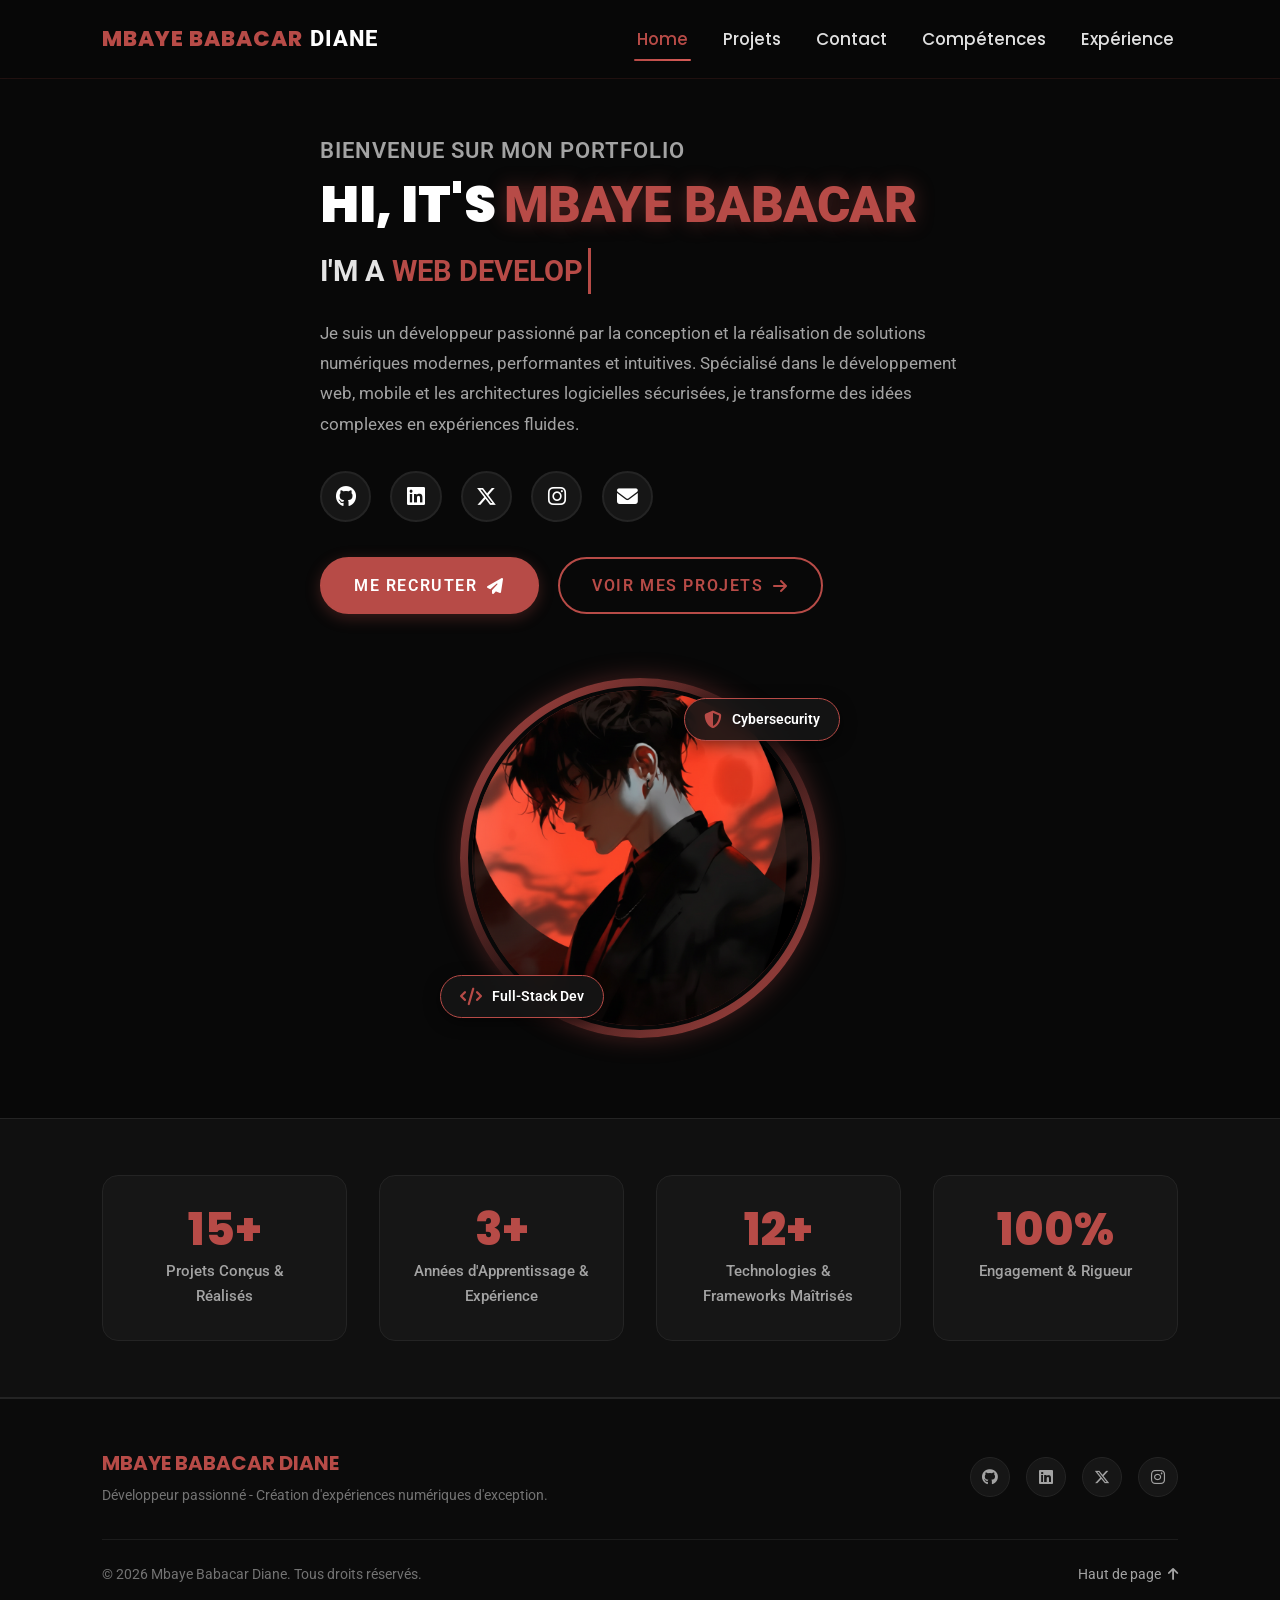
<file: index.html>
<!DOCTYPE html>
<html lang="fr">

<head>
    <meta charset="UTF-8">
    <meta name="viewport" content="width=device-width, initial-scale=1.0">
    <meta name="description" content="Portfolio de Mbaye Babacar Diane - Développeur Web, Mobile & Logiciel. Découvrez mes projets, compétences et expériences.">
    <title>Mbaye Babacar Diane | Portfolio - Home</title>
    <!-- Google Fonts -->
    <link rel="stylesheet" href="https://fonts.googleapis.com/css2?family=Poppins:wght@300;400;500;600;700;800;900&family=Roboto:wght@300;400;500;700&display=swap">
    <!-- Font Awesome Icons -->
    <link rel="stylesheet" href="https://cdnjs.cloudflare.com/ajax/libs/font-awesome/6.5.1/css/all.min.css">
    <!-- AOS Animations -->
    <link rel="stylesheet" href="https://unpkg.com/aos@next/dist/aos.css" />
    <!-- Custom CSS -->
    <link rel="stylesheet" href="css/portfolio.css">
</head>

<body>
    <!-- HEADER & NAVIGATION -->
    <header class="class-header">
        <a href="index.html" class="logo">MBAYE BABACAR <span>DIANE</span></a>
        <nav class="nav-links">
            <a href="index.html" class="active">Home</a>
            <a href="projet.html">Projets</a>
            <a href="contact.html">Contact</a>
            <a href="competences.html">Compétences</a>
            <a href="experience.html">Expérience</a>
        </nav>
        <i class="fa-solid fa-bars hamburger" id="hamburger" aria-label="Menu de navigation"></i>
    </header>

    <!-- CONTENU PRINCIPAL -->
    <main>
        <!-- HERO SECTION -->
        <section class="hero-section">
            <div class="hero-content" data-aos="fade-right" data-aos-duration="1000">
                <h2 class="greeting">BIENVENUE SUR MON PORTFOLIO</h2>
                <h1 class="name">HI, IT'S <span>MBAYE BABACAR</span></h1>
                
                <div class="typing-wrapper">
                    <span>I'M A</span>
                    <span class="typing-text">WEB DEVELOPER</span>
                </div>

                <p class="bio">
                    Je suis un développeur passionné par la conception et la réalisation de solutions numériques modernes, 
                    performantes et intuitives. Spécialisé dans le développement web, mobile et les architectures logicielles 
                    sécurisées, je transforme des idées complexes en expériences fluides.
                </p>

                <!-- RÉSEAUX SOCIAUX -->
                <div class="reseaux">
                    <a href="https://github.com" target="_blank" rel="noopener noreferrer" aria-label="GitHub"><i class="fa-brands fa-github"></i></a>
                    <a href="https://linkedin.com" target="_blank" rel="noopener noreferrer" aria-label="LinkedIn"><i class="fa-brands fa-linkedin"></i></a>
                    <a href="https://twitter.com" target="_blank" rel="noopener noreferrer" aria-label="Twitter"><i class="fa-brands fa-x-twitter"></i></a>
                    <a href="https://instagram.com" target="_blank" rel="noopener noreferrer" aria-label="Instagram"><i class="fa-brands fa-instagram"></i></a>
                    <a href="mailto:contact@mbayediane.dev" aria-label="Email"><i class="fa-solid fa-envelope"></i></a>
                </div>

                <!-- BOUTONS D'ACTION -->
                <div class="btn-group">
                    <a href="contact.html" class="btn">
                        <span>ME RECRUTER</span>
                        <i class="fa-solid fa-paper-plane"></i>
                    </a>
                    <a href="projet.html" class="btn btn-outline">
                        <span>VOIR MES PROJETS</span>
                        <i class="fa-solid fa-arrow-right"></i>
                    </a>
                </div>
            </div>

            <!-- AVATAR AVEC BADGES FLOTTANTS -->
            <div class="hero-avatar" data-aos="fade-left" data-aos-duration="1000">
                <div class="avatar-wrapper">
                    <img src="images/avatar.png" alt="Avatar Mbaye Babacar Diane">
                    <div class="floating-badge badge-1">
                        <i class="fa-solid fa-code"></i>
                        <span>Full-Stack Dev</span>
                    </div>
                    <div class="floating-badge badge-2">
                        <i class="fa-solid fa-shield-halved"></i>
                        <span>Cybersecurity</span>
                    </div>
                </div>
            </div>
        </section>

        <!-- STATISTIQUES RAPIDES -->
        <div class="home-stats">
            <div class="stats-grid">
                <div class="stat-item" data-aos="fade-up" data-aos-delay="100">
                    <div class="stat-number">15+</div>
                    <div class="stat-label">Projets Conçus & Réalisés</div>
                </div>
                <div class="stat-item" data-aos="fade-up" data-aos-delay="200">
                    <div class="stat-number">3+</div>
                    <div class="stat-label">Années d'Apprentissage & Expérience</div>
                </div>
                <div class="stat-item" data-aos="fade-up" data-aos-delay="300">
                    <div class="stat-number">12+</div>
                    <div class="stat-label">Technologies & Frameworks Maîtrisés</div>
                </div>
                <div class="stat-item" data-aos="fade-up" data-aos-delay="400">
                    <div class="stat-number">100%</div>
                    <div class="stat-label">Engagement & Rigueur</div>
                </div>
            </div>
        </div>
    </main>

    <!-- FOOTER -->
    <footer class="main-footer">
        <div class="footer-content">
            <div class="footer-brand">
                <h4>MBAYE BABACAR DIANE</h4>
                <p>Développeur passionné - Création d'expériences numériques d'exception.</p>
            </div>
            <div class="footer-socials">
                <a href="https://github.com" target="_blank" rel="noopener noreferrer" aria-label="GitHub"><i class="fa-brands fa-github"></i></a>
                <a href="https://linkedin.com" target="_blank" rel="noopener noreferrer" aria-label="LinkedIn"><i class="fa-brands fa-linkedin"></i></a>
                <a href="https://twitter.com" target="_blank" rel="noopener noreferrer" aria-label="Twitter"><i class="fa-brands fa-x-twitter"></i></a>
                <a href="https://instagram.com" target="_blank" rel="noopener noreferrer" aria-label="Instagram"><i class="fa-brands fa-instagram"></i></a>
            </div>
        </div>
        <div class="footer-bottom">
            <p>&copy; 2026 Mbaye Babacar Diane. Tous droits réservés.</p>
            <a href="#" class="back-to-top">
                <span>Haut de page</span>
                <i class="fa-solid fa-arrow-up"></i>
            </a>
        </div>
    </footer>

    <!-- SCRIPTS -->
    <script src="https://unpkg.com/aos@next/dist/aos.js"></script>
    <script>
        AOS.init({
            offset: 50,
            duration: 800,
            once: true
        });
    </script>
    <script src="js/portfolio.js"></script>
</body>

</html>
</file>
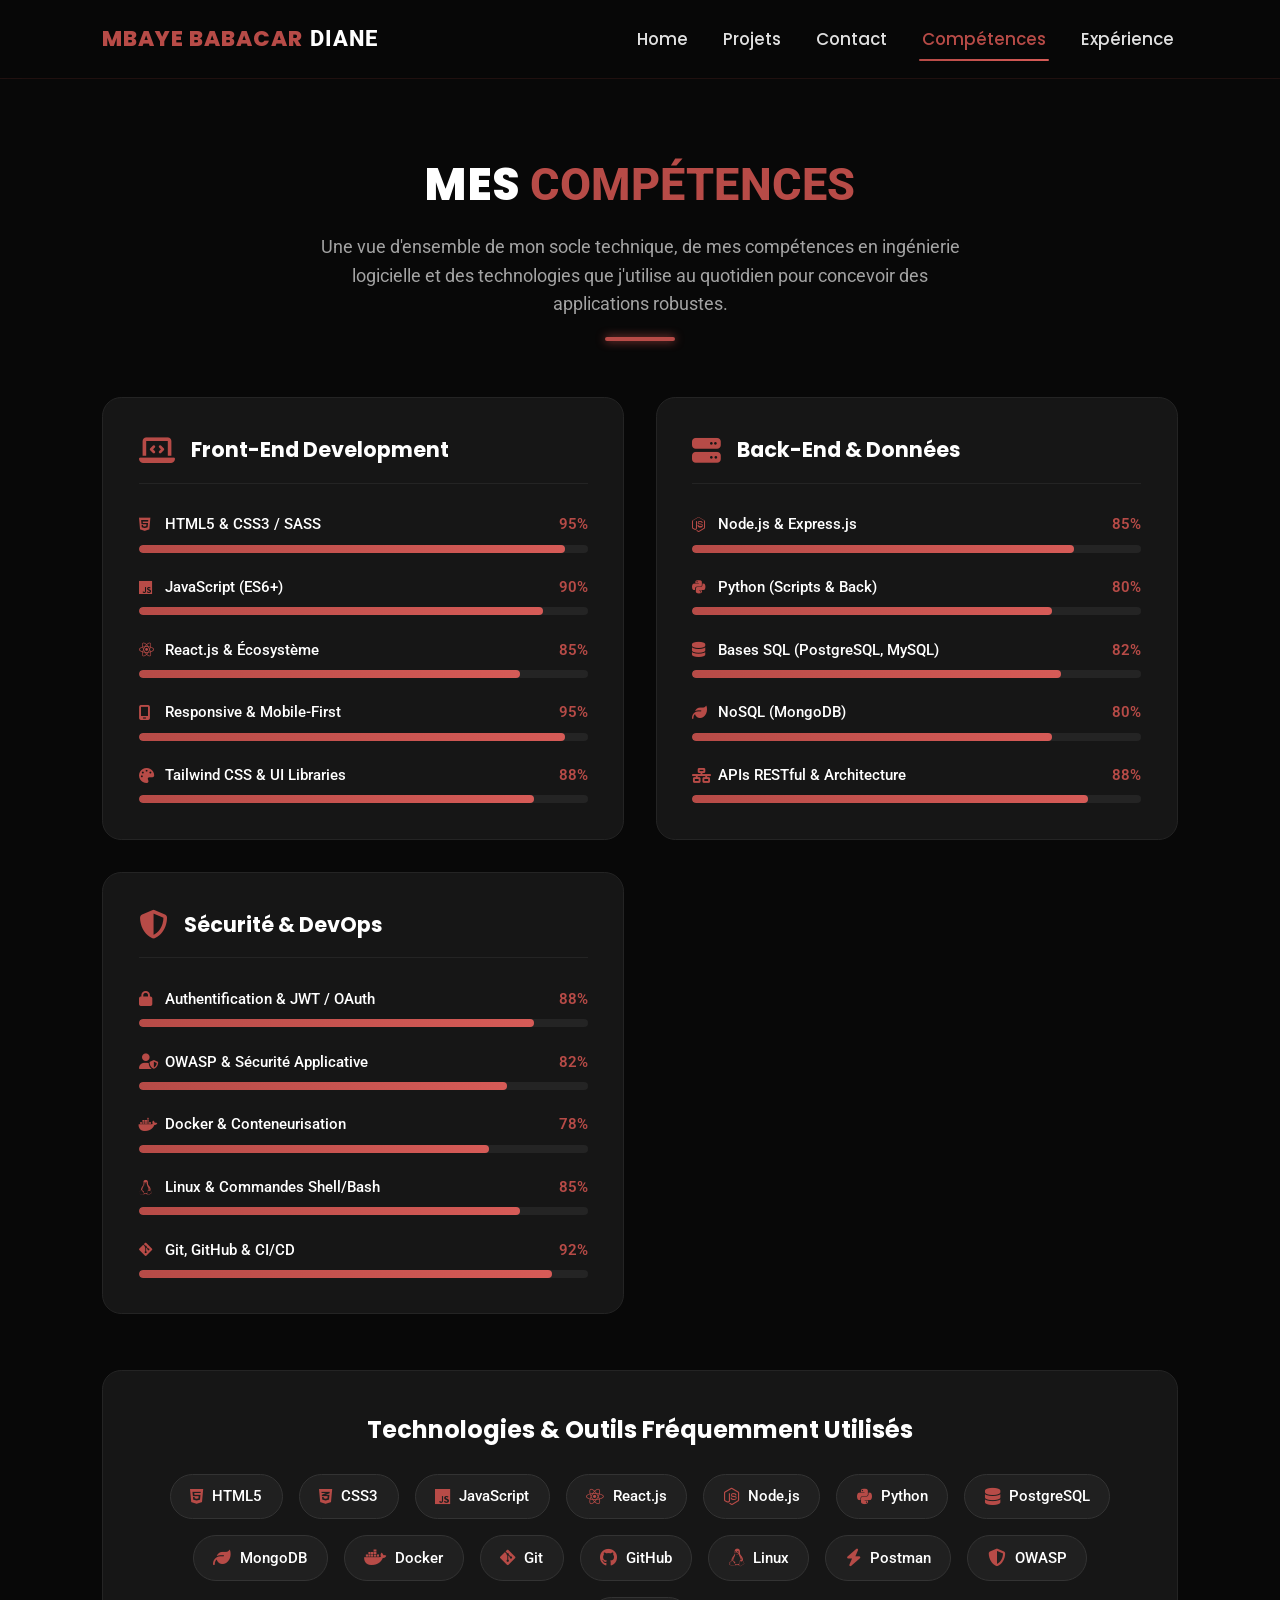
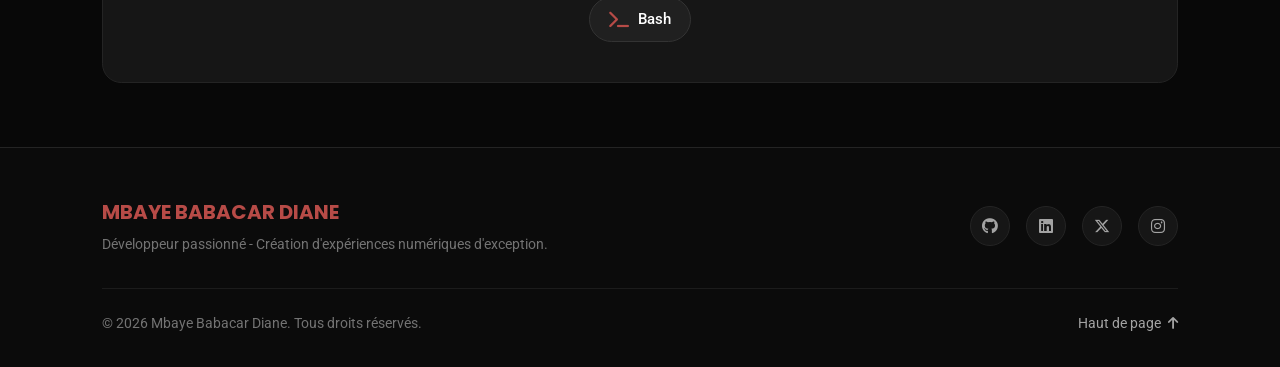
<file: competences.html>
<!DOCTYPE html>
<html lang="fr">

<head>
    <meta charset="UTF-8">
    <meta name="viewport" content="width=device-width, initial-scale=1.0">
    <meta name="description" content="Compétences techniques et savoir-faire de Mbaye Babacar Diane - Front-End, Back-End, Bases de Données, Cybersécurité et Outils.">
    <title>Mbaye Babacar Diane | Compétences</title>
    <!-- Google Fonts -->
    <link rel="stylesheet" href="https://fonts.googleapis.com/css2?family=Poppins:wght@300;400;500;600;700;800;900&family=Roboto:wght@300;400;500;700&display=swap">
    <!-- Font Awesome Icons -->
    <link rel="stylesheet" href="https://cdnjs.cloudflare.com/ajax/libs/font-awesome/6.5.1/css/all.min.css">
    <!-- AOS Animations -->
    <link rel="stylesheet" href="https://unpkg.com/aos@next/dist/aos.css" />
    <!-- Custom CSS -->
    <link rel="stylesheet" href="css/portfolio.css">
</head>

<body>
    <!-- HEADER & NAVIGATION -->
    <header class="class-header">
        <a href="index.html" class="logo">MBAYE BABACAR <span>DIANE</span></a>
        <nav class="nav-links">
            <a href="index.html">Home</a>
            <a href="projet.html">Projets</a>
            <a href="contact.html">Contact</a>
            <a href="competences.html" class="active">Compétences</a>
            <a href="experience.html">Expérience</a>
        </nav>
        <i class="fa-solid fa-bars hamburger" id="hamburger" aria-label="Menu de navigation"></i>
    </header>

    <!-- CONTENU PRINCIPAL -->
    <main>
        <section>
            <!-- ENTÊTE DE PAGE -->
            <div class="page-header" data-aos="fade-down" data-aos-duration="900">
                <h1>MES <span>COMPÉTENCES</span></h1>
                <p>
                    Une vue d'ensemble de mon socle technique, de mes compétences en ingénierie logicielle 
                    et des technologies que j'utilise au quotidien pour concevoir des applications robustes.
                </p>
                <div class="header-divider"></div>
            </div>

            <div class="skills-container">
                <!-- GRILLE DES CATÉGORIES DE COMPÉTENCES -->
                <div class="skills-grid">
                    <!-- CATÉGORIE 1: FRONT-END -->
                    <div class="skill-category-card" data-aos="fade-up" data-aos-delay="100">
                        <div class="category-title">
                            <i class="fa-solid fa-laptop-code"></i>
                            <h3>Front-End Development</h3>
                        </div>
                        <div class="skill-items">
                            <div class="skill-item">
                                <div class="skill-header">
                                    <span class="skill-name"><i class="fa-brands fa-html5"></i> HTML5 & CSS3 / SASS</span>
                                    <span class="skill-level">95%</span>
                                </div>
                                <div class="skill-bar-bg">
                                    <div class="skill-bar-fill" style="width: 95%;"></div>
                                </div>
                            </div>

                            <div class="skill-item">
                                <div class="skill-header">
                                    <span class="skill-name"><i class="fa-brands fa-js"></i> JavaScript (ES6+)</span>
                                    <span class="skill-level">90%</span>
                                </div>
                                <div class="skill-bar-bg">
                                    <div class="skill-bar-fill" style="width: 90%;"></div>
                                </div>
                            </div>

                            <div class="skill-item">
                                <div class="skill-header">
                                    <span class="skill-name"><i class="fa-brands fa-react"></i> React.js & Écosystème</span>
                                    <span class="skill-level">85%</span>
                                </div>
                                <div class="skill-bar-bg">
                                    <div class="skill-bar-fill" style="width: 85%;"></div>
                                </div>
                            </div>

                            <div class="skill-item">
                                <div class="skill-header">
                                    <span class="skill-name"><i class="fa-solid fa-mobile-screen"></i> Responsive & Mobile-First</span>
                                    <span class="skill-level">95%</span>
                                </div>
                                <div class="skill-bar-bg">
                                    <div class="skill-bar-fill" style="width: 95%;"></div>
                                </div>
                            </div>

                            <div class="skill-item">
                                <div class="skill-header">
                                    <span class="skill-name"><i class="fa-solid fa-palette"></i> Tailwind CSS & UI Libraries</span>
                                    <span class="skill-level">88%</span>
                                </div>
                                <div class="skill-bar-bg">
                                    <div class="skill-bar-fill" style="width: 88%;"></div>
                                </div>
                            </div>
                        </div>
                    </div>

                    <!-- CATÉGORIE 2: BACK-END & DATABASES -->
                    <div class="skill-category-card" data-aos="fade-up" data-aos-delay="200">
                        <div class="category-title">
                            <i class="fa-solid fa-server"></i>
                            <h3>Back-End & Données</h3>
                        </div>
                        <div class="skill-items">
                            <div class="skill-item">
                                <div class="skill-header">
                                    <span class="skill-name"><i class="fa-brands fa-node-js"></i> Node.js & Express.js</span>
                                    <span class="skill-level">85%</span>
                                </div>
                                <div class="skill-bar-bg">
                                    <div class="skill-bar-fill" style="width: 85%;"></div>
                                </div>
                            </div>

                            <div class="skill-item">
                                <div class="skill-header">
                                    <span class="skill-name"><i class="fa-brands fa-python"></i> Python (Scripts & Back)</span>
                                    <span class="skill-level">80%</span>
                                </div>
                                <div class="skill-bar-bg">
                                    <div class="skill-bar-fill" style="width: 80%;"></div>
                                </div>
                            </div>

                            <div class="skill-item">
                                <div class="skill-header">
                                    <span class="skill-name"><i class="fa-solid fa-database"></i> Bases SQL (PostgreSQL, MySQL)</span>
                                    <span class="skill-level">82%</span>
                                </div>
                                <div class="skill-bar-bg">
                                    <div class="skill-bar-fill" style="width: 82%;"></div>
                                </div>
                            </div>

                            <div class="skill-item">
                                <div class="skill-header">
                                    <span class="skill-name"><i class="fa-solid fa-leaf"></i> NoSQL (MongoDB)</span>
                                    <span class="skill-level">80%</span>
                                </div>
                                <div class="skill-bar-bg">
                                    <div class="skill-bar-fill" style="width: 80%;"></div>
                                </div>
                            </div>

                            <div class="skill-item">
                                <div class="skill-header">
                                    <span class="skill-name"><i class="fa-solid fa-network-wired"></i> APIs RESTful & Architecture</span>
                                    <span class="skill-level">88%</span>
                                </div>
                                <div class="skill-bar-bg">
                                    <div class="skill-bar-fill" style="width: 88%;"></div>
                                </div>
                            </div>
                        </div>
                    </div>

                    <!-- CATÉGORIE 3: SÉCURITÉ & DEVOPS -->
                    <div class="skill-category-card" data-aos="fade-up" data-aos-delay="300">
                        <div class="category-title">
                            <i class="fa-solid fa-shield-halved"></i>
                            <h3>Sécurité & DevOps</h3>
                        </div>
                        <div class="skill-items">
                            <div class="skill-item">
                                <div class="skill-header">
                                    <span class="skill-name"><i class="fa-solid fa-lock"></i> Authentification & JWT / OAuth</span>
                                    <span class="skill-level">88%</span>
                                </div>
                                <div class="skill-bar-bg">
                                    <div class="skill-bar-fill" style="width: 88%;"></div>
                                </div>
                            </div>

                            <div class="skill-item">
                                <div class="skill-header">
                                    <span class="skill-name"><i class="fa-solid fa-user-shield"></i> OWASP & Sécurité Applicative</span>
                                    <span class="skill-level">82%</span>
                                </div>
                                <div class="skill-bar-bg">
                                    <div class="skill-bar-fill" style="width: 82%;"></div>
                                </div>
                            </div>

                            <div class="skill-item">
                                <div class="skill-header">
                                    <span class="skill-name"><i class="fa-brands fa-docker"></i> Docker & Conteneurisation</span>
                                    <span class="skill-level">78%</span>
                                </div>
                                <div class="skill-bar-bg">
                                    <div class="skill-bar-fill" style="width: 78%;"></div>
                                </div>
                            </div>

                            <div class="skill-item">
                                <div class="skill-header">
                                    <span class="skill-name"><i class="fa-brands fa-linux"></i> Linux & Commandes Shell/Bash</span>
                                    <span class="skill-level">85%</span>
                                </div>
                                <div class="skill-bar-bg">
                                    <div class="skill-bar-fill" style="width: 85%;"></div>
                                </div>
                            </div>

                            <div class="skill-item">
                                <div class="skill-header">
                                    <span class="skill-name"><i class="fa-brands fa-git-alt"></i> Git, GitHub & CI/CD</span>
                                    <span class="skill-level">92%</span>
                                </div>
                                <div class="skill-bar-bg">
                                    <div class="skill-bar-fill" style="width: 92%;"></div>
                                </div>
                            </div>
                        </div>
                    </div>
                </div>

                <!-- SECTION BADGES TECH -->
                <div class="tech-badges-section" data-aos="fade-up" data-aos-duration="800">
                    <h3>Technologies & Outils Fréquemment Utilisés</h3>
                    <div class="tech-badges-grid">
                        <div class="tech-badge"><i class="fa-brands fa-html5"></i> HTML5</div>
                        <div class="tech-badge"><i class="fa-brands fa-css3-alt"></i> CSS3</div>
                        <div class="tech-badge"><i class="fa-brands fa-js"></i> JavaScript</div>
                        <div class="tech-badge"><i class="fa-brands fa-react"></i> React.js</div>
                        <div class="tech-badge"><i class="fa-brands fa-node-js"></i> Node.js</div>
                        <div class="tech-badge"><i class="fa-brands fa-python"></i> Python</div>
                        <div class="tech-badge"><i class="fa-solid fa-database"></i> PostgreSQL</div>
                        <div class="tech-badge"><i class="fa-solid fa-leaf"></i> MongoDB</div>
                        <div class="tech-badge"><i class="fa-brands fa-docker"></i> Docker</div>
                        <div class="tech-badge"><i class="fa-brands fa-git-alt"></i> Git</div>
                        <div class="tech-badge"><i class="fa-brands fa-github"></i> GitHub</div>
                        <div class="tech-badge"><i class="fa-brands fa-linux"></i> Linux</div>
                        <div class="tech-badge"><i class="fa-solid fa-bolt"></i> Postman</div>
                        <div class="tech-badge"><i class="fa-solid fa-shield-halved"></i> OWASP</div>
                        <div class="tech-badge"><i class="fa-solid fa-terminal"></i> Bash</div>
                    </div>
                </div>
            </div>
        </section>
    </main>

    <!-- FOOTER -->
    <footer class="main-footer">
        <div class="footer-content">
            <div class="footer-brand">
                <h4>MBAYE BABACAR DIANE</h4>
                <p>Développeur passionné - Création d'expériences numériques d'exception.</p>
            </div>
            <div class="footer-socials">
                <a href="https://github.com" target="_blank" rel="noopener noreferrer" aria-label="GitHub"><i class="fa-brands fa-github"></i></a>
                <a href="https://linkedin.com" target="_blank" rel="noopener noreferrer" aria-label="LinkedIn"><i class="fa-brands fa-linkedin"></i></a>
                <a href="https://twitter.com" target="_blank" rel="noopener noreferrer" aria-label="Twitter"><i class="fa-brands fa-x-twitter"></i></a>
                <a href="https://instagram.com" target="_blank" rel="noopener noreferrer" aria-label="Instagram"><i class="fa-brands fa-instagram"></i></a>
            </div>
        </div>
        <div class="footer-bottom">
            <p>&copy; 2026 Mbaye Babacar Diane. Tous droits réservés.</p>
            <a href="#" class="back-to-top">
                <span>Haut de page</span>
                <i class="fa-solid fa-arrow-up"></i>
            </a>
        </div>
    </footer>

    <!-- SCRIPTS -->
    <script src="https://unpkg.com/aos@next/dist/aos.js"></script>
    <script>
        AOS.init({
            offset: 50,
            duration: 800,
            once: true
        });
    </script>
    <script src="js/portfolio.js"></script>
</body>

</html>
</file>
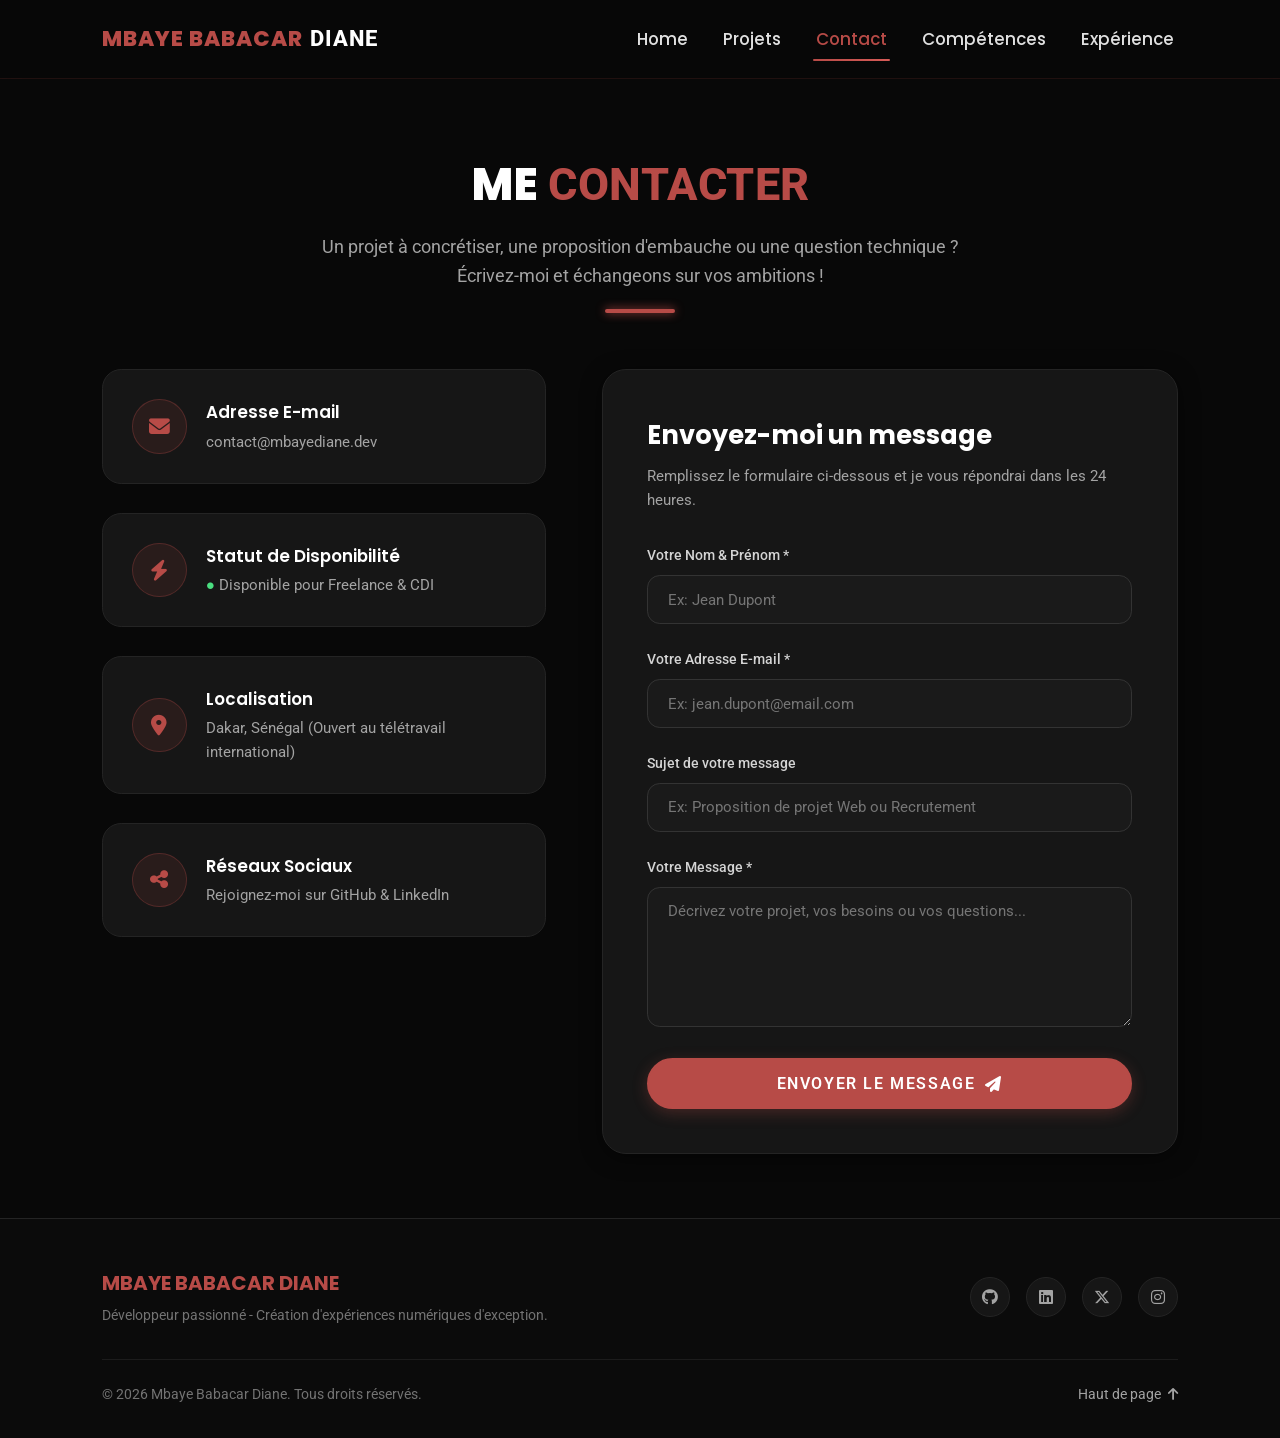
<file: contact.html>
<!DOCTYPE html>
<html lang="fr">

<head>
    <meta charset="UTF-8">
    <meta name="viewport" content="width=device-width, initial-scale=1.0">
    <meta name="description" content="Contactez Mbaye Babacar Diane pour vos projets de développement web, mobile ou opportunités de recrutement.">
    <title>Mbaye Babacar Diane | Contact</title>
    <!-- Google Fonts -->
    <link rel="stylesheet" href="https://fonts.googleapis.com/css2?family=Poppins:wght@300;400;500;600;700;800;900&family=Roboto:wght@300;400;500;700&display=swap">
    <!-- Font Awesome Icons -->
    <link rel="stylesheet" href="https://cdnjs.cloudflare.com/ajax/libs/font-awesome/6.5.1/css/all.min.css">
    <!-- AOS Animations -->
    <link rel="stylesheet" href="https://unpkg.com/aos@next/dist/aos.css" />
    <!-- Custom CSS -->
    <link rel="stylesheet" href="css/portfolio.css">
</head>

<body>
    <!-- HEADER & NAVIGATION -->
    <header class="class-header">
        <a href="index.html" class="logo">MBAYE BABACAR <span>DIANE</span></a>
        <nav class="nav-links">
            <a href="index.html">Home</a>
            <a href="projet.html">Projets</a>
            <a href="contact.html" class="active">Contact</a>
            <a href="competences.html">Compétences</a>
            <a href="experience.html">Expérience</a>
        </nav>
        <i class="fa-solid fa-bars hamburger" id="hamburger" aria-label="Menu de navigation"></i>
    </header>

    <!-- CONTENU PRINCIPAL -->
    <main>
        <section>
            <!-- ENTÊTE DE PAGE -->
            <div class="page-header" data-aos="fade-down" data-aos-duration="900">
                <h1>ME <span>CONTACTER</span></h1>
                <p>
                    Un projet à concrétiser, une proposition d'embauche ou une question technique ? 
                    Écrivez-moi et échangeons sur vos ambitions !
                </p>
                <div class="header-divider"></div>
            </div>

            <div class="contact-container">
                <div class="contact-layout">
                    <!-- PANNEAU D'INFORMATIONS DE CONTACT -->
                    <div class="contact-info-panel" data-aos="fade-right" data-aos-delay="100">
                        <!-- CARTE 1: EMAIL -->
                        <div class="contact-card-box">
                            <div class="icon-box">
                                <i class="fa-solid fa-envelope"></i>
                            </div>
                            <div class="info-text">
                                <h4>Adresse E-mail</h4>
                                <a href="mailto:contact@mbayediane.dev">contact@mbayediane.dev</a>
                            </div>
                        </div>

                        <!-- CARTE 2: DISPONIBILITÉ -->
                        <div class="contact-card-box">
                            <div class="icon-box">
                                <i class="fa-solid fa-bolt"></i>
                            </div>
                            <div class="info-text">
                                <h4>Statut de Disponibilité</h4>
                                <p><span style="color: #4ade80;">●</span> Disponible pour Freelance & CDI</p>
                            </div>
                        </div>

                        <!-- CARTE 3: LOCALISATION -->
                        <div class="contact-card-box">
                            <div class="icon-box">
                                <i class="fa-solid fa-location-dot"></i>
                            </div>
                            <div class="info-text">
                                <h4>Localisation</h4>
                                <p>Dakar, Sénégal (Ouvert au télétravail international)</p>
                            </div>
                        </div>

                        <!-- CARTE 4: RÉSEAUX SOCIAUX DIRECTS -->
                        <div class="contact-card-box">
                            <div class="icon-box">
                                <i class="fa-solid fa-share-nodes"></i>
                            </div>
                            <div class="info-text">
                                <h4>Réseaux Sociaux</h4>
                                <p>Rejoignez-moi sur GitHub & LinkedIn</p>
                            </div>
                        </div>
                    </div>

                    <!-- FORMULAIRE DE CONTACT INTERACTIF -->
                    <div class="contact-form-panel" data-aos="fade-left" data-aos-delay="200">
                        <h3>Envoyez-moi un message</h3>
                        <p class="sub-text">Remplissez le formulaire ci-dessous et je vous répondrai dans les 24 heures.</p>

                        <form id="contactForm">
                            <div class="form-group">
                                <label for="name">Votre Nom & Prénom *</label>
                                <input type="text" id="name" name="name" placeholder="Ex: Jean Dupont" required>
                            </div>

                            <div class="form-group">
                                <label for="email">Votre Adresse E-mail *</label>
                                <input type="email" id="email" name="email" placeholder="Ex: jean.dupont@email.com" required>
                            </div>

                            <div class="form-group">
                                <label for="subject">Sujet de votre message</label>
                                <input type="text" id="subject" name="subject" placeholder="Ex: Proposition de projet Web ou Recrutement">
                            </div>

                            <div class="form-group">
                                <label for="message">Votre Message *</label>
                                <textarea id="message" name="message" rows="5" placeholder="Décrivez votre projet, vos besoins ou vos questions..." required></textarea>
                            </div>

                            <button type="submit" class="btn" style="width: 100%;">
                                <span>ENVOYER LE MESSAGE</span>
                                <i class="fa-solid fa-paper-plane"></i>
                            </button>

                            <div id="formStatus" class="form-status"></div>
                        </form>
                    </div>
                </div>
            </div>
        </section>
    </main>

    <!-- FOOTER -->
    <footer class="main-footer">
        <div class="footer-content">
            <div class="footer-brand">
                <h4>MBAYE BABACAR DIANE</h4>
                <p>Développeur passionné - Création d'expériences numériques d'exception.</p>
            </div>
            <div class="footer-socials">
                <a href="https://github.com" target="_blank" rel="noopener noreferrer" aria-label="GitHub"><i class="fa-brands fa-github"></i></a>
                <a href="https://linkedin.com" target="_blank" rel="noopener noreferrer" aria-label="LinkedIn"><i class="fa-brands fa-linkedin"></i></a>
                <a href="https://twitter.com" target="_blank" rel="noopener noreferrer" aria-label="Twitter"><i class="fa-brands fa-x-twitter"></i></a>
                <a href="https://instagram.com" target="_blank" rel="noopener noreferrer" aria-label="Instagram"><i class="fa-brands fa-instagram"></i></a>
            </div>
        </div>
        <div class="footer-bottom">
            <p>&copy; 2026 Mbaye Babacar Diane. Tous droits réservés.</p>
            <a href="#" class="back-to-top">
                <span>Haut de page</span>
                <i class="fa-solid fa-arrow-up"></i>
            </a>
        </div>
    </footer>

    <!-- SCRIPTS -->
    <script src="https://unpkg.com/aos@next/dist/aos.js"></script>
    <script>
        AOS.init({
            offset: 50,
            duration: 800,
            once: true
        });
    </script>
    <script src="js/portfolio.js"></script>
</body>

</html>
</file>
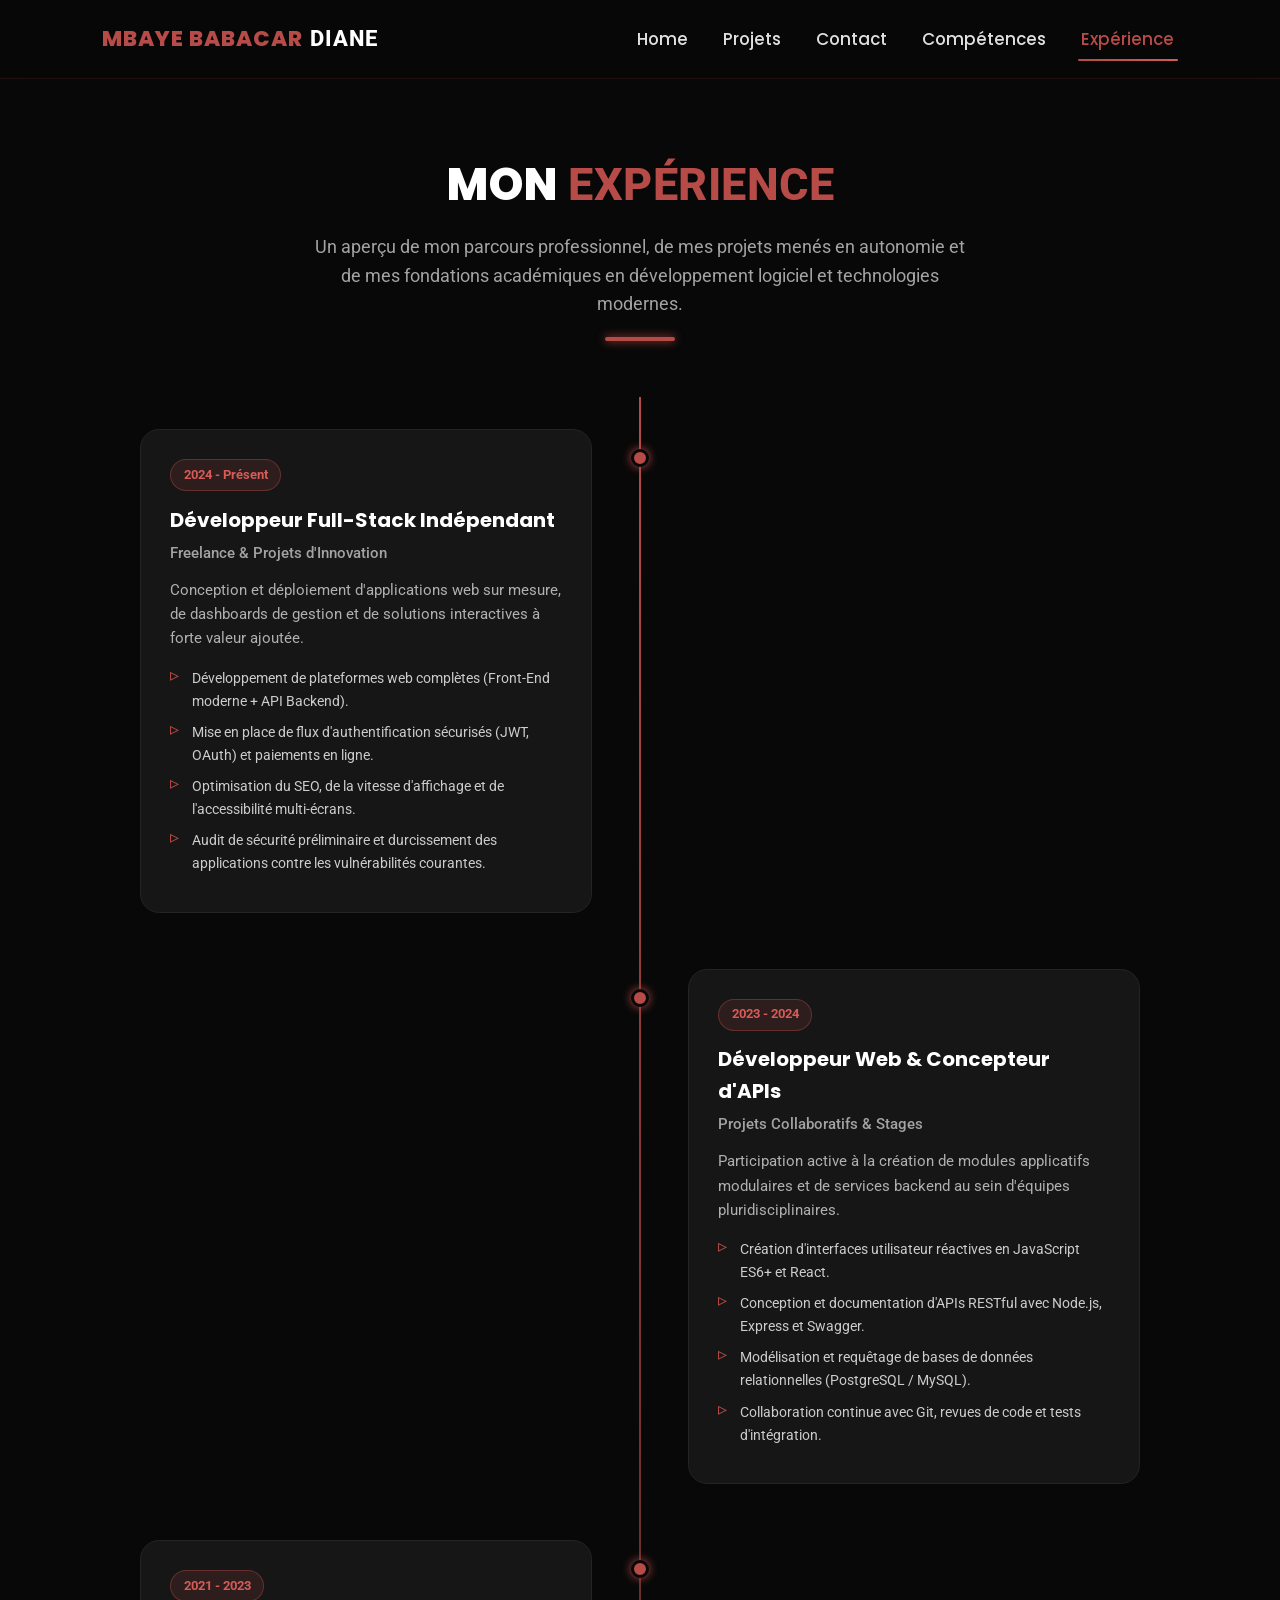
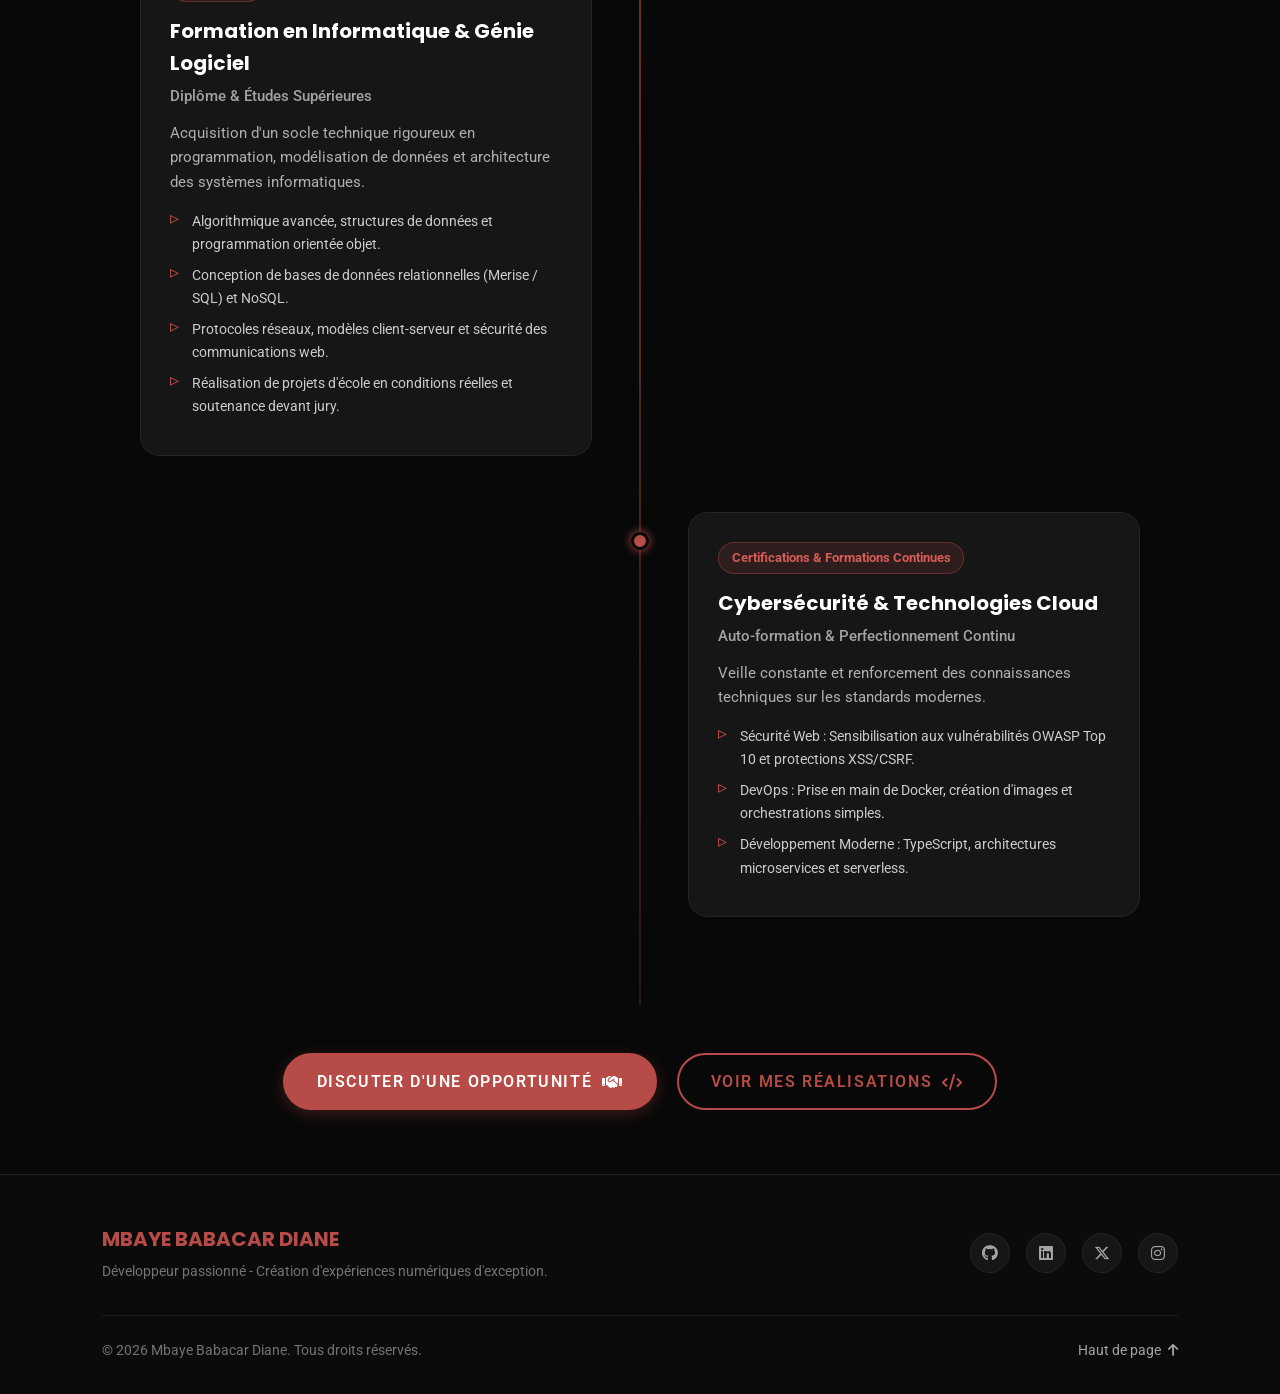
<file: experience.html>
<!DOCTYPE html>
<html lang="fr">

<head>
    <meta charset="UTF-8">
    <meta name="viewport" content="width=device-width, initial-scale=1.0">
    <meta name="description" content="Parcours professionnel, formations et expériences de Mbaye Babacar Diane - Développeur Full-Stack.">
    <title>Mbaye Babacar Diane | Expérience</title>
    <!-- Google Fonts -->
    <link rel="stylesheet" href="https://fonts.googleapis.com/css2?family=Poppins:wght@300;400;500;600;700;800;900&family=Roboto:wght@300;400;500;700&display=swap">
    <!-- Font Awesome Icons -->
    <link rel="stylesheet" href="https://cdnjs.cloudflare.com/ajax/libs/font-awesome/6.5.1/css/all.min.css">
    <!-- AOS Animations -->
    <link rel="stylesheet" href="https://unpkg.com/aos@next/dist/aos.css" />
    <!-- Custom CSS -->
    <link rel="stylesheet" href="css/portfolio.css">
</head>

<body>
    <!-- HEADER & NAVIGATION -->
    <header class="class-header">
        <a href="index.html" class="logo">MBAYE BABACAR <span>DIANE</span></a>
        <nav class="nav-links">
            <a href="index.html">Home</a>
            <a href="projet.html">Projets</a>
            <a href="contact.html">Contact</a>
            <a href="competences.html">Compétences</a>
            <a href="experience.html" class="active">Expérience</a>
        </nav>
        <i class="fa-solid fa-bars hamburger" id="hamburger" aria-label="Menu de navigation"></i>
    </header>

    <!-- CONTENU PRINCIPAL -->
    <main>
        <section>
            <!-- ENTÊTE DE PAGE -->
            <div class="page-header" data-aos="fade-down" data-aos-duration="900">
                <h1>MON <span>EXPÉRIENCE</span></h1>
                <p>
                    Un aperçu de mon parcours professionnel, de mes projets menés en autonomie 
                    et de mes fondations académiques en développement logiciel et technologies modernes.
                </p>
                <div class="header-divider"></div>
            </div>

            <div class="experience-container">
                <!-- TIMELINE -->
                <div class="timeline-wrapper">
                    <!-- ÉVÉNEMENT 1 -->
                    <div class="timeline-item" data-aos="fade-right" data-aos-delay="100">
                        <div class="timeline-dot"></div>
                        <div class="timeline-card">
                            <span class="timeline-date">2024 - Présent</span>
                            <h3>Développeur Full-Stack Indépendant</h3>
                            <h4>Freelance & Projets d'Innovation</h4>
                            <p>
                                Conception et déploiement d'applications web sur mesure, de dashboards de gestion 
                                et de solutions interactives à forte valeur ajoutée.
                            </p>
                            <ul class="timeline-tasks">
                                <li>Développement de plateformes web complètes (Front-End moderne + API Backend).</li>
                                <li>Mise en place de flux d'authentification sécurisés (JWT, OAuth) et paiements en ligne.</li>
                                <li>Optimisation du SEO, de la vitesse d'affichage et de l'accessibilité multi-écrans.</li>
                                <li>Audit de sécurité préliminaire et durcissement des applications contre les vulnérabilités courantes.</li>
                            </ul>
                        </div>
                    </div>

                    <!-- ÉVÉNEMENT 2 -->
                    <div class="timeline-item" data-aos="fade-left" data-aos-delay="200">
                        <div class="timeline-dot"></div>
                        <div class="timeline-card">
                            <span class="timeline-date">2023 - 2024</span>
                            <h3>Développeur Web & Concepteur d'APIs</h3>
                            <h4>Projets Collaboratifs & Stages</h4>
                            <p>
                                Participation active à la création de modules applicatifs modulaires et de services backend 
                                au sein d'équipes pluridisciplinaires.
                            </p>
                            <ul class="timeline-tasks">
                                <li>Création d'interfaces utilisateur réactives en JavaScript ES6+ et React.</li>
                                <li>Conception et documentation d'APIs RESTful avec Node.js, Express et Swagger.</li>
                                <li>Modélisation et requêtage de bases de données relationnelles (PostgreSQL / MySQL).</li>
                                <li>Collaboration continue avec Git, revues de code et tests d'intégration.</li>
                            </ul>
                        </div>
                    </div>

                    <!-- ÉVÉNEMENT 3 -->
                    <div class="timeline-item" data-aos="fade-right" data-aos-delay="300">
                        <div class="timeline-dot"></div>
                        <div class="timeline-card">
                            <span class="timeline-date">2021 - 2023</span>
                            <h3>Formation en Informatique & Génie Logiciel</h3>
                            <h4>Diplôme & Études Supérieures</h4>
                            <p>
                                Acquisition d'un socle technique rigoureux en programmation, modélisation de données 
                                et architecture des systèmes informatiques.
                            </p>
                            <ul class="timeline-tasks">
                                <li>Algorithmique avancée, structures de données et programmation orientée objet.</li>
                                <li>Conception de bases de données relationnelles (Merise / SQL) et NoSQL.</li>
                                <li>Protocoles réseaux, modèles client-serveur et sécurité des communications web.</li>
                                <li>Réalisation de projets d'école en conditions réelles et soutenance devant jury.</li>
                            </ul>
                        </div>
                    </div>

                    <!-- ÉVÉNEMENT 4 -->
                    <div class="timeline-item" data-aos="fade-left" data-aos-delay="400">
                        <div class="timeline-dot"></div>
                        <div class="timeline-card">
                            <span class="timeline-date">Certifications & Formations Continues</span>
                            <h3>Cybersécurité & Technologies Cloud</h3>
                            <h4>Auto-formation & Perfectionnement Continu</h4>
                            <p>
                                Veille constante et renforcement des connaissances techniques sur les standards modernes.
                            </p>
                            <ul class="timeline-tasks">
                                <li>Sécurité Web : Sensibilisation aux vulnérabilités OWASP Top 10 et protections XSS/CSRF.</li>
                                <li>DevOps : Prise en main de Docker, création d'images et orchestrations simples.</li>
                                <li>Développement Moderne : TypeScript, architectures microservices et serverless.</li>
                            </ul>
                        </div>
                    </div>
                </div>

                <!-- CALL TO ACTION (CV & CONTACT) -->
                <div style="text-align: center; margin-top: 3rem;" data-aos="fade-up">
                    <div class="btn-group" style="justify-content: center;">
                        <a href="contact.html" class="btn">
                            <span>DISCUTER D'UNE OPPORTUNITÉ</span>
                            <i class="fa-solid fa-handshake"></i>
                        </a>
                        <a href="projet.html" class="btn btn-outline">
                            <span>VOIR MES RÉALISATIONS</span>
                            <i class="fa-solid fa-code"></i>
                        </a>
                    </div>
                </div>
            </div>
        </section>
    </main>

    <!-- FOOTER -->
    <footer class="main-footer">
        <div class="footer-content">
            <div class="footer-brand">
                <h4>MBAYE BABACAR DIANE</h4>
                <p>Développeur passionné - Création d'expériences numériques d'exception.</p>
            </div>
            <div class="footer-socials">
                <a href="https://github.com" target="_blank" rel="noopener noreferrer" aria-label="GitHub"><i class="fa-brands fa-github"></i></a>
                <a href="https://linkedin.com" target="_blank" rel="noopener noreferrer" aria-label="LinkedIn"><i class="fa-brands fa-linkedin"></i></a>
                <a href="https://twitter.com" target="_blank" rel="noopener noreferrer" aria-label="Twitter"><i class="fa-brands fa-x-twitter"></i></a>
                <a href="https://instagram.com" target="_blank" rel="noopener noreferrer" aria-label="Instagram"><i class="fa-brands fa-instagram"></i></a>
            </div>
        </div>
        <div class="footer-bottom">
            <p>&copy; 2026 Mbaye Babacar Diane. Tous droits réservés.</p>
            <a href="#" class="back-to-top">
                <span>Haut de page</span>
                <i class="fa-solid fa-arrow-up"></i>
            </a>
        </div>
    </footer>

    <!-- SCRIPTS -->
    <script src="https://unpkg.com/aos@next/dist/aos.js"></script>
    <script>
        AOS.init({
            offset: 50,
            duration: 800,
            once: true
        });
    </script>
    <script src="js/portfolio.js"></script>
</body>

</html>
</file>
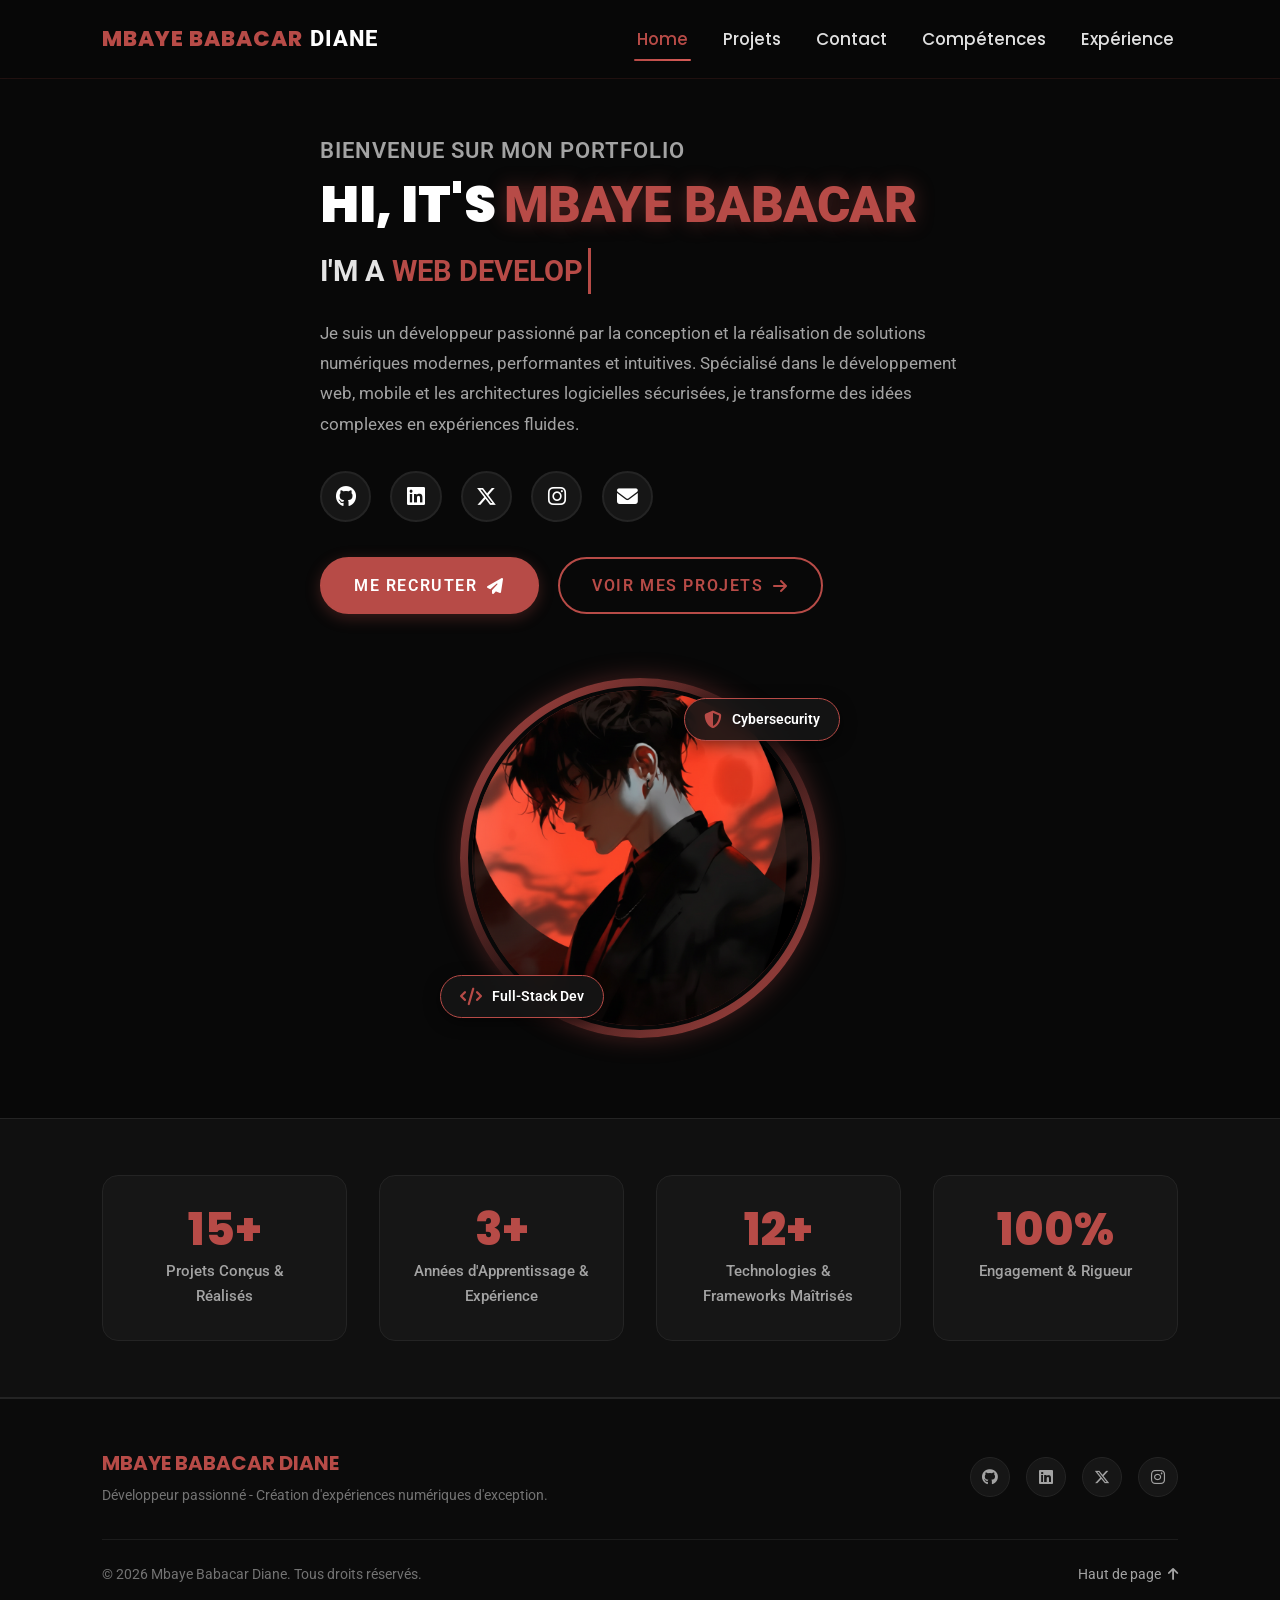
<file: portfolio.html>
<!DOCTYPE html>
<html lang="fr">

<head>
    <meta charset="UTF-8">
    <meta name="viewport" content="width=device-width, initial-scale=1.0">
    <meta name="description" content="Portfolio de Mbaye Babacar Diane - Développeur Web, Mobile & Logiciel. Découvrez mes projets, compétences et expériences.">
    <title>Mbaye Babacar Diane | Portfolio</title>
    <!-- Google Fonts -->
    <link rel="stylesheet" href="https://fonts.googleapis.com/css2?family=Poppins:wght@300;400;500;600;700;800;900&family=Roboto:wght@300;400;500;700&display=swap">
    <!-- Font Awesome Icons -->
    <link rel="stylesheet" href="https://cdnjs.cloudflare.com/ajax/libs/font-awesome/6.5.1/css/all.min.css">
    <!-- AOS Animations -->
    <link rel="stylesheet" href="https://unpkg.com/aos@next/dist/aos.css" />
    <!-- Custom CSS -->
    <link rel="stylesheet" href="css/portfolio.css">
</head>

<body>
    <!-- HEADER & NAVIGATION -->
    <header class="class-header">
        <a href="index.html" class="logo">MBAYE BABACAR <span>DIANE</span></a>
        <nav class="nav-links">
            <a href="index.html" class="active">Home</a>
            <a href="projet.html">Projets</a>
            <a href="contact.html">Contact</a>
            <a href="competences.html">Compétences</a>
            <a href="experience.html">Expérience</a>
        </nav>
        <i class="fa-solid fa-bars hamburger" id="hamburger" aria-label="Menu de navigation"></i>
    </header>

    <!-- CONTENU PRINCIPAL -->
    <main>
        <!-- HERO SECTION -->
        <section class="hero-section">
            <div class="hero-content" data-aos="fade-right" data-aos-duration="1000">
                <h2 class="greeting">BIENVENUE SUR MON PORTFOLIO</h2>
                <h1 class="name">HI, IT'S <span>MBAYE BABACAR</span></h1>
                
                <div class="typing-wrapper">
                    <span>I'M A</span>
                    <span class="typing-text">WEB DEVELOPER</span>
                </div>

                <p class="bio">
                    Je suis un développeur passionné par la conception et la réalisation de solutions numériques modernes, 
                    performantes et intuitives. Spécialisé dans le développement web, mobile et les architectures logicielles 
                    sécurisées, je transforme des idées complexes en expériences fluides.
                </p>

                <!-- RÉSEAUX SOCIAUX -->
                <div class="reseaux">
                    <a href="https://github.com" target="_blank" rel="noopener noreferrer" aria-label="GitHub"><i class="fa-brands fa-github"></i></a>
                    <a href="https://linkedin.com" target="_blank" rel="noopener noreferrer" aria-label="LinkedIn"><i class="fa-brands fa-linkedin"></i></a>
                    <a href="https://twitter.com" target="_blank" rel="noopener noreferrer" aria-label="Twitter"><i class="fa-brands fa-x-twitter"></i></a>
                    <a href="https://instagram.com" target="_blank" rel="noopener noreferrer" aria-label="Instagram"><i class="fa-brands fa-instagram"></i></a>
                    <a href="mailto:contact@mbayediane.dev" aria-label="Email"><i class="fa-solid fa-envelope"></i></a>
                </div>

                <!-- BOUTONS D'ACTION -->
                <div class="btn-group">
                    <a href="contact.html" class="btn">
                        <span>ME RECRUTER</span>
                        <i class="fa-solid fa-paper-plane"></i>
                    </a>
                    <a href="projet.html" class="btn btn-outline">
                        <span>VOIR MES PROJETS</span>
                        <i class="fa-solid fa-arrow-right"></i>
                    </a>
                </div>
            </div>

            <!-- AVATAR AVEC BADGES FLOTTANTS -->
            <div class="hero-avatar" data-aos="fade-left" data-aos-duration="1000">
                <div class="avatar-wrapper">
                    <img src="images/avatar.png" alt="Avatar Mbaye Babacar Diane">
                    <div class="floating-badge badge-1">
                        <i class="fa-solid fa-code"></i>
                        <span>Full-Stack Dev</span>
                    </div>
                    <div class="floating-badge badge-2">
                        <i class="fa-solid fa-shield-halved"></i>
                        <span>Cybersecurity</span>
                    </div>
                </div>
            </div>
        </section>

        <!-- STATISTIQUES RAPIDES -->
        <div class="home-stats">
            <div class="stats-grid">
                <div class="stat-item" data-aos="fade-up" data-aos-delay="100">
                    <div class="stat-number">15+</div>
                    <div class="stat-label">Projets Conçus & Réalisés</div>
                </div>
                <div class="stat-item" data-aos="fade-up" data-aos-delay="200">
                    <div class="stat-number">3+</div>
                    <div class="stat-label">Années d'Apprentissage & Expérience</div>
                </div>
                <div class="stat-item" data-aos="fade-up" data-aos-delay="300">
                    <div class="stat-number">12+</div>
                    <div class="stat-label">Technologies & Frameworks Maîtrisés</div>
                </div>
                <div class="stat-item" data-aos="fade-up" data-aos-delay="400">
                    <div class="stat-number">100%</div>
                    <div class="stat-label">Engagement & Rigueur</div>
                </div>
            </div>
        </div>
    </main>

    <!-- FOOTER -->
    <footer class="main-footer">
        <div class="footer-content">
            <div class="footer-brand">
                <h4>MBAYE BABACAR DIANE</h4>
                <p>Développeur passionné - Création d'expériences numériques d'exception.</p>
            </div>
            <div class="footer-socials">
                <a href="https://github.com" target="_blank" rel="noopener noreferrer" aria-label="GitHub"><i class="fa-brands fa-github"></i></a>
                <a href="https://linkedin.com" target="_blank" rel="noopener noreferrer" aria-label="LinkedIn"><i class="fa-brands fa-linkedin"></i></a>
                <a href="https://twitter.com" target="_blank" rel="noopener noreferrer" aria-label="Twitter"><i class="fa-brands fa-x-twitter"></i></a>
                <a href="https://instagram.com" target="_blank" rel="noopener noreferrer" aria-label="Instagram"><i class="fa-brands fa-instagram"></i></a>
            </div>
        </div>
        <div class="footer-bottom">
            <p>&copy; 2026 Mbaye Babacar Diane. Tous droits réservés.</p>
            <a href="#" class="back-to-top">
                <span>Haut de page</span>
                <i class="fa-solid fa-arrow-up"></i>
            </a>
        </div>
    </footer>

    <!-- SCRIPTS -->
    <script src="https://unpkg.com/aos@next/dist/aos.js"></script>
    <script>
        AOS.init({
            offset: 50,
            duration: 800,
            once: true
        });
    </script>
    <script src="js/portfolio.js"></script>
</body>

</html>
</file>
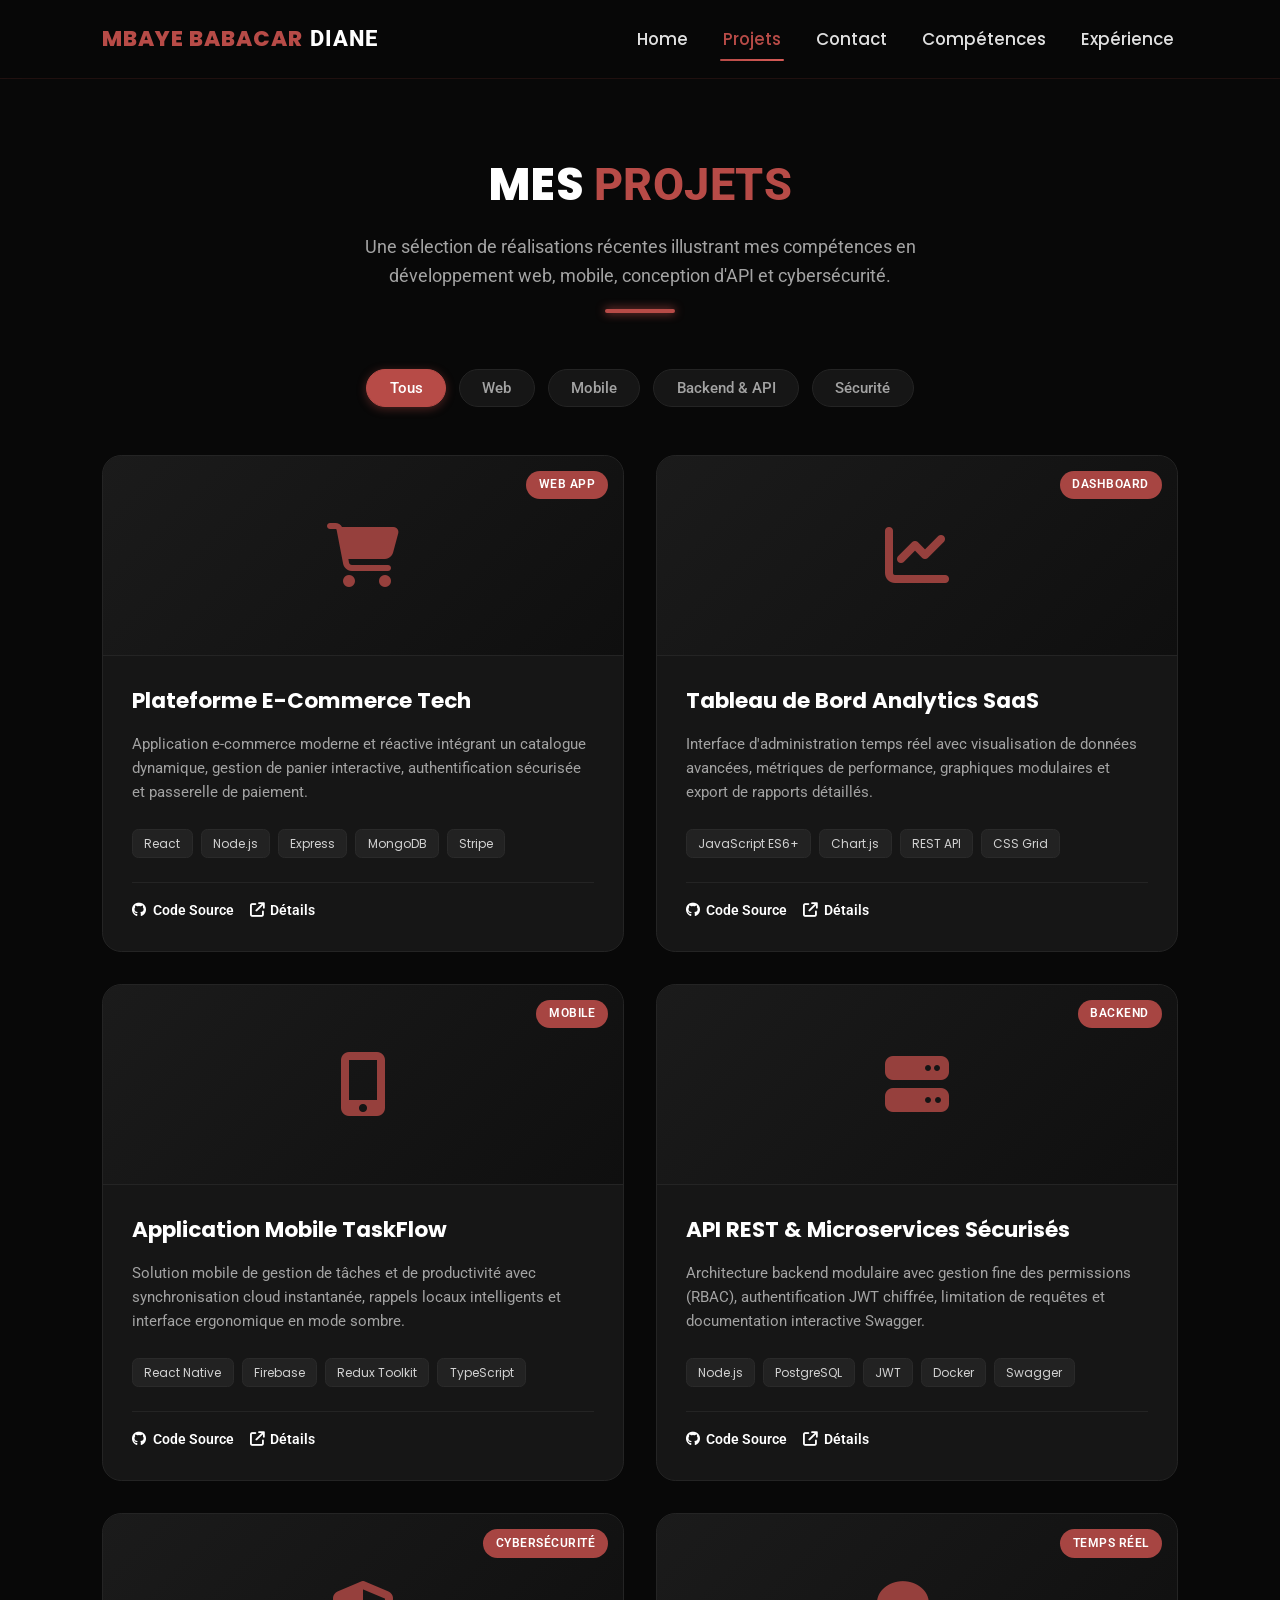
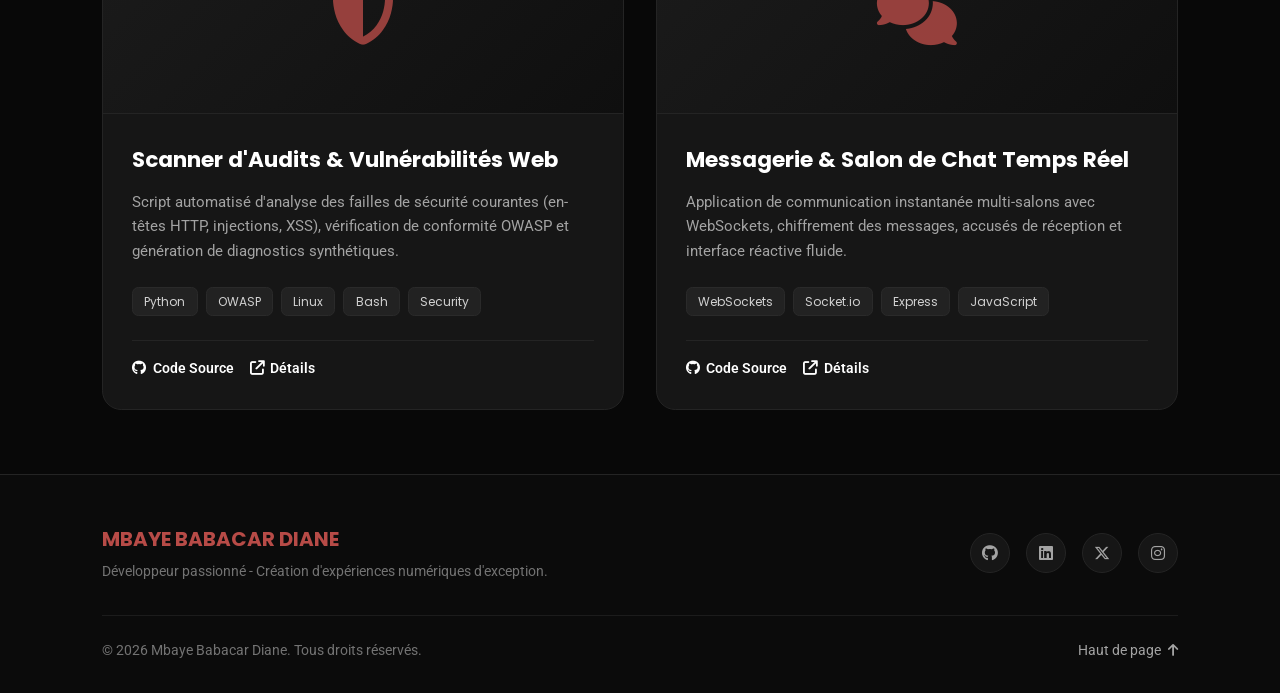
<file: projet.html>
<!DOCTYPE html>
<html lang="fr">

<head>
    <meta charset="UTF-8">
    <meta name="viewport" content="width=device-width, initial-scale=1.0">
    <meta name="description" content="Découvrez les projets réalisés par Mbaye Babacar Diane - Applications Web, Mobiles, APIs et Sécurité.">
    <title>Mbaye Babacar Diane | Projets</title>
    <!-- Google Fonts -->
    <link rel="stylesheet" href="https://fonts.googleapis.com/css2?family=Poppins:wght@300;400;500;600;700;800;900&family=Roboto:wght@300;400;500;700&display=swap">
    <!-- Font Awesome Icons -->
    <link rel="stylesheet" href="https://cdnjs.cloudflare.com/ajax/libs/font-awesome/6.5.1/css/all.min.css">
    <!-- AOS Animations -->
    <link rel="stylesheet" href="https://unpkg.com/aos@next/dist/aos.css" />
    <!-- Custom CSS -->
    <link rel="stylesheet" href="css/portfolio.css">
</head>

<body>
    <!-- HEADER & NAVIGATION -->
    <header class="class-header">
        <a href="index.html" class="logo">MBAYE BABACAR <span>DIANE</span></a>
        <nav class="nav-links">
            <a href="index.html">Home</a>
            <a href="projet.html" class="active">Projets</a>
            <a href="contact.html">Contact</a>
            <a href="competences.html">Compétences</a>
            <a href="experience.html">Expérience</a>
        </nav>
        <i class="fa-solid fa-bars hamburger" id="hamburger" aria-label="Menu de navigation"></i>
    </header>

    <!-- CONTENU PRINCIPAL -->
    <main>
        <section>
            <!-- ENTÊTE DE PAGE -->
            <div class="page-header" data-aos="fade-down" data-aos-duration="900">
                <h1>MES <span>PROJETS</span></h1>
                <p>
                    Une sélection de réalisations récentes illustrant mes compétences en développement web, mobile, 
                    conception d'API et cybersécurité.
                </p>
                <div class="header-divider"></div>
            </div>

            <!-- CONTENEUR DES PROJETS -->
            <div class="projects-container">
                <!-- BOUTONS DE FILTRAGE -->
                <div class="project-filters" data-aos="fade-up" data-aos-duration="800">
                    <button class="filter-btn active" data-filter="all">Tous</button>
                    <button class="filter-btn" data-filter="web">Web</button>
                    <button class="filter-btn" data-filter="mobile">Mobile</button>
                    <button class="filter-btn" data-filter="backend">Backend & API</button>
                    <button class="filter-btn" data-filter="security">Sécurité</button>
                </div>

                <!-- GRILLE DES PROJETS -->
                <div class="projects-grid">
                    <!-- PROJET 1 -->
                    <div class="project-card" data-category="web" data-aos="fade-up" data-aos-delay="100">
                        <div class="project-img-box">
                            <span class="project-category-tag">Web App</span>
                            <i class="fa-solid fa-cart-shopping project-icon"></i>
                        </div>
                        <div class="project-info">
                            <h3>Plateforme E-Commerce Tech</h3>
                            <p>
                                Application e-commerce moderne et réactive intégrant un catalogue dynamique, 
                                gestion de panier interactive, authentification sécurisée et passerelle de paiement.
                            </p>
                            <div class="project-tags">
                                <span>React</span>
                                <span>Node.js</span>
                                <span>Express</span>
                                <span>MongoDB</span>
                                <span>Stripe</span>
                            </div>
                            <div class="project-links">
                                <a href="https://github.com" target="_blank" rel="noopener noreferrer">
                                    <i class="fa-brands fa-github"></i> Code Source
                                </a>
                                <a href="contact.html">
                                    <i class="fa-solid fa-arrow-up-right-from-square"></i> Détails
                                </a>
                            </div>
                        </div>
                    </div>

                    <!-- PROJET 2 -->
                    <div class="project-card" data-category="web" data-aos="fade-up" data-aos-delay="200">
                        <div class="project-img-box">
                            <span class="project-category-tag">Dashboard</span>
                            <i class="fa-solid fa-chart-line project-icon"></i>
                        </div>
                        <div class="project-info">
                            <h3>Tableau de Bord Analytics SaaS</h3>
                            <p>
                                Interface d'administration temps réel avec visualisation de données avancées, 
                                métriques de performance, graphiques modulaires et export de rapports détaillés.
                            </p>
                            <div class="project-tags">
                                <span>JavaScript ES6+</span>
                                <span>Chart.js</span>
                                <span>REST API</span>
                                <span>CSS Grid</span>
                            </div>
                            <div class="project-links">
                                <a href="https://github.com" target="_blank" rel="noopener noreferrer">
                                    <i class="fa-brands fa-github"></i> Code Source
                                </a>
                                <a href="contact.html">
                                    <i class="fa-solid fa-arrow-up-right-from-square"></i> Détails
                                </a>
                            </div>
                        </div>
                    </div>

                    <!-- PROJET 3 -->
                    <div class="project-card" data-category="mobile" data-aos="fade-up" data-aos-delay="300">
                        <div class="project-img-box">
                            <span class="project-category-tag">Mobile</span>
                            <i class="fa-solid fa-mobile-screen-button project-icon"></i>
                        </div>
                        <div class="project-info">
                            <h3>Application Mobile TaskFlow</h3>
                            <p>
                                Solution mobile de gestion de tâches et de productivité avec synchronisation cloud instantanée, 
                                rappels locaux intelligents et interface ergonomique en mode sombre.
                            </p>
                            <div class="project-tags">
                                <span>React Native</span>
                                <span>Firebase</span>
                                <span>Redux Toolkit</span>
                                <span>TypeScript</span>
                            </div>
                            <div class="project-links">
                                <a href="https://github.com" target="_blank" rel="noopener noreferrer">
                                    <i class="fa-brands fa-github"></i> Code Source
                                </a>
                                <a href="contact.html">
                                    <i class="fa-solid fa-arrow-up-right-from-square"></i> Détails
                                </a>
                            </div>
                        </div>
                    </div>

                    <!-- PROJET 4 -->
                    <div class="project-card" data-category="backend" data-aos="fade-up" data-aos-delay="400">
                        <div class="project-img-box">
                            <span class="project-category-tag">Backend</span>
                            <i class="fa-solid fa-server project-icon"></i>
                        </div>
                        <div class="project-info">
                            <h3>API REST & Microservices Sécurisés</h3>
                            <p>
                                Architecture backend modulaire avec gestion fine des permissions (RBAC), 
                                authentification JWT chiffrée, limitation de requêtes et documentation interactive Swagger.
                            </p>
                            <div class="project-tags">
                                <span>Node.js</span>
                                <span>PostgreSQL</span>
                                <span>JWT</span>
                                <span>Docker</span>
                                <span>Swagger</span>
                            </div>
                            <div class="project-links">
                                <a href="https://github.com" target="_blank" rel="noopener noreferrer">
                                    <i class="fa-brands fa-github"></i> Code Source
                                </a>
                                <a href="contact.html">
                                    <i class="fa-solid fa-arrow-up-right-from-square"></i> Détails
                                </a>
                            </div>
                        </div>
                    </div>

                    <!-- PROJET 5 -->
                    <div class="project-card" data-category="security" data-aos="fade-up" data-aos-delay="500">
                        <div class="project-img-box">
                            <span class="project-category-tag">Cybersécurité</span>
                            <i class="fa-solid fa-shield-halved project-icon"></i>
                        </div>
                        <div class="project-info">
                            <h3>Scanner d'Audits & Vulnérabilités Web</h3>
                            <p>
                                Script automatisé d'analyse des failles de sécurité courantes (en-têtes HTTP, injections, XSS), 
                                vérification de conformité OWASP et génération de diagnostics synthétiques.
                            </p>
                            <div class="project-tags">
                                <span>Python</span>
                                <span>OWASP</span>
                                <span>Linux</span>
                                <span>Bash</span>
                                <span>Security</span>
                            </div>
                            <div class="project-links">
                                <a href="https://github.com" target="_blank" rel="noopener noreferrer">
                                    <i class="fa-brands fa-github"></i> Code Source
                                </a>
                                <a href="contact.html">
                                    <i class="fa-solid fa-arrow-up-right-from-square"></i> Détails
                                </a>
                            </div>
                        </div>
                    </div>

                    <!-- PROJET 6 -->
                    <div class="project-card" data-category="web" data-aos="fade-up" data-aos-delay="600">
                        <div class="project-img-box">
                            <span class="project-category-tag">Temps Réel</span>
                            <i class="fa-solid fa-comments project-icon"></i>
                        </div>
                        <div class="project-info">
                            <h3>Messagerie & Salon de Chat Temps Réel</h3>
                            <p>
                                Application de communication instantanée multi-salons avec WebSockets, 
                                chiffrement des messages, accusés de réception et interface réactive fluide.
                            </p>
                            <div class="project-tags">
                                <span>WebSockets</span>
                                <span>Socket.io</span>
                                <span>Express</span>
                                <span>JavaScript</span>
                            </div>
                            <div class="project-links">
                                <a href="https://github.com" target="_blank" rel="noopener noreferrer">
                                    <i class="fa-brands fa-github"></i> Code Source
                                </a>
                                <a href="contact.html">
                                    <i class="fa-solid fa-arrow-up-right-from-square"></i> Détails
                                </a>
                            </div>
                        </div>
                    </div>
                </div>
            </div>
        </section>
    </main>

    <!-- FOOTER -->
    <footer class="main-footer">
        <div class="footer-content">
            <div class="footer-brand">
                <h4>MBAYE BABACAR DIANE</h4>
                <p>Développeur passionné - Création d'expériences numériques d'exception.</p>
            </div>
            <div class="footer-socials">
                <a href="https://github.com" target="_blank" rel="noopener noreferrer" aria-label="GitHub"><i class="fa-brands fa-github"></i></a>
                <a href="https://linkedin.com" target="_blank" rel="noopener noreferrer" aria-label="LinkedIn"><i class="fa-brands fa-linkedin"></i></a>
                <a href="https://twitter.com" target="_blank" rel="noopener noreferrer" aria-label="Twitter"><i class="fa-brands fa-x-twitter"></i></a>
                <a href="https://instagram.com" target="_blank" rel="noopener noreferrer" aria-label="Instagram"><i class="fa-brands fa-instagram"></i></a>
            </div>
        </div>
        <div class="footer-bottom">
            <p>&copy; 2026 Mbaye Babacar Diane. Tous droits réservés.</p>
            <a href="#" class="back-to-top">
                <span>Haut de page</span>
                <i class="fa-solid fa-arrow-up"></i>
            </a>
        </div>
    </footer>

    <!-- SCRIPTS -->
    <script src="https://unpkg.com/aos@next/dist/aos.js"></script>
    <script>
        AOS.init({
            offset: 50,
            duration: 800,
            once: true
        });
    </script>
    <script src="js/portfolio.js"></script>
</body>

</html>
</file>
<file: css/portfolio.css>
@import url('https://fonts.googleapis.com/css2?family=Poppins:wght@300;400;500;600;700;800;900&family=Roboto:wght@300;400;500;700&display=swap');

/* ===================================================
   VARIABLES GLOBALES & THÈME SOMBRE
   =================================================== */
:root {
    --primary: #b74b47;
    --primary-light: #d65b57;
    --primary-dark: #8c3431;
    --primary-glow: rgba(183, 75, 71, 0.45);
    
    --bg-black: #080808;
    --bg-dark: #101010;
    --bg-card: #161616;
    --bg-card-hover: #1f1f1f;
    --bg-card-alt: #1a1a1a;
    
    --border-subtle: #242424;
    --border-hover: rgba(183, 75, 71, 0.5);
    
    --text-white: #ffffff;
    --text-muted: #a3a3a3;
    --text-dim: #737373;
    
    --shadow-subtle: 0 4px 20px rgba(0, 0, 0, 0.5);
    --shadow-glow: 0 0 25px rgba(183, 75, 71, 0.35);
    --shadow-glow-strong: 0 0 35px rgba(183, 75, 71, 0.6);
    
    --font-heading: 'Poppins', sans-serif;
    --font-body: 'Roboto', sans-serif;
    --transition: all 0.3s cubic-bezier(0.4, 0, 0.2, 1);
    --transition-slow: all 0.5s ease;
}

/* ===================================================
   RESET & STYLES GLOBAUX
   =================================================== */
* {
    margin: 0;
    padding: 0;
    box-sizing: border-box;
    text-decoration: none;
    outline: none;
    font-family: var(--font-body);
}

html {
    scroll-behavior: smooth;
    overflow-x: hidden;
    background-color: var(--bg-black);
    color: var(--text-white);
}

body {
    background-color: var(--bg-black);
    color: var(--text-white);
    min-height: 100vh;
    display: flex;
    flex-direction: column;
    overflow-x: hidden;
    position: relative;
    line-height: 1.6;
}

/* Scrollbar personnalisée sombre */
::-webkit-scrollbar {
    width: 10px;
}

::-webkit-scrollbar-track {
    background: var(--bg-black);
}

::-webkit-scrollbar-thumb {
    background: #2b2b2b;
    border-radius: 5px;
    border: 2px solid var(--bg-black);
}

::-webkit-scrollbar-thumb:hover {
    background: var(--primary);
}

/* Sélection de texte */
::selection {
    background-color: var(--primary);
    color: var(--text-white);
}

/* Lueur d'arrière-plan ambiante subtile */
body::before {
    content: '';
    position: fixed;
    top: -200px;
    right: -200px;
    width: 600px;
    height: 600px;
    background: radial-gradient(circle, rgba(183, 75, 71, 0.08) 0%, transparent 70%);
    z-index: -1;
    pointer-events: none;
}

body::after {
    content: '';
    position: fixed;
    bottom: -200px;
    left: -200px;
    width: 600px;
    height: 600px;
    background: radial-gradient(circle, rgba(183, 75, 71, 0.05) 0%, transparent 70%);
    z-index: -1;
    pointer-events: none;
}

/* ===================================================
   HEADER & NAVIGATION
   =================================================== */
header.class-header {
    position: fixed;
    top: 0;
    left: 0;
    width: 100%;
    padding: 1.2rem 8%;
    display: flex;
    justify-content: space-between;
    align-items: center;
    background-color: rgba(8, 8, 8, 0.85);
    backdrop-filter: blur(12px);
    -webkit-backdrop-filter: blur(12px);
    border-bottom: 1px solid rgba(183, 75, 71, 0.15);
    z-index: 1000;
    transition: var(--transition);
}

header.class-header.scrolled {
    padding: 0.9rem 8%;
    background-color: rgba(8, 8, 8, 0.96);
    box-shadow: 0 4px 20px rgba(0, 0, 0, 0.6);
    border-bottom-color: rgba(183, 75, 71, 0.3);
}

.logo {
    font-family: var(--font-heading);
    font-size: 1.35rem;
    font-weight: 800;
    color: var(--primary);
    letter-spacing: 1px;
    transition: var(--transition);
    display: flex;
    align-items: center;
    gap: 0.4rem;
}

.logo span {
    color: var(--text-white);
}

.logo:hover {
    transform: scale(1.05);
    text-shadow: 0 0 15px var(--primary-glow);
}

nav.nav-links {
    display: flex;
    align-items: center;
    gap: 1.8rem;
}

nav.nav-links a {
    font-family: var(--font-heading);
    font-size: 1.05rem;
    color: #e0e0e0;
    font-weight: 500;
    transition: var(--transition);
    position: relative;
    padding: 0.4rem 0.2rem;
}

nav.nav-links a::after {
    content: '';
    position: absolute;
    bottom: -2px;
    left: 0;
    width: 0;
    height: 2px;
    background: linear-gradient(90deg, var(--primary), var(--primary-light));
    transition: width 0.3s ease;
    border-radius: 2px;
}

nav.nav-links a:hover,
nav.nav-links a.active {
    color: var(--primary);
}

nav.nav-links a:hover::after,
nav.nav-links a.active::after {
    width: 100%;
}

#hamburger {
    display: none;
    font-size: 1.7rem;
    color: var(--text-white);
    cursor: pointer;
    z-index: 1001;
    transition: var(--transition);
}

#hamburger:hover {
    color: var(--primary);
}

#hamburger.active {
    transform: rotate(90deg);
    color: var(--primary);
}

/* ===================================================
   BOUTONS & COMPOSANTS
   =================================================== */
.btn {
    display: inline-flex;
    align-items: center;
    justify-content: center;
    gap: 0.6rem;
    padding: 0.85rem 2rem;
    background-color: var(--primary);
    border-radius: 3rem;
    border: 2px solid var(--primary);
    color: var(--text-white);
    letter-spacing: 0.1rem;
    font-size: 1rem;
    font-weight: 600;
    font-family: var(--font-heading);
    transition: var(--transition);
    cursor: pointer;
    box-shadow: 0 4px 15px rgba(183, 75, 71, 0.3);
}

.btn:hover {
    background-color: transparent;
    color: var(--primary);
    transform: translateY(-4px);
    box-shadow: var(--shadow-glow);
}

.btn-outline {
    background-color: transparent;
    border: 2px solid var(--primary);
    color: var(--primary);
    box-shadow: none;
}

.btn-outline:hover {
    background-color: var(--primary);
    color: var(--text-white);
    box-shadow: var(--shadow-glow);
}

.btn-sm {
    padding: 0.5rem 1.2rem;
    font-size: 0.85rem;
    letter-spacing: 0.05rem;
}

.btn-group {
    display: flex;
    flex-wrap: wrap;
    gap: 1.2rem;
    align-items: center;
}

/* ===================================================
   SECTION COMMUNE (PAGE LAYOUT)
   =================================================== */
main {
    flex: 1;
    padding-top: 85px; /* Décalage pour header fixe */
}

section {
    min-height: calc(100vh - 85px);
    padding: 4rem 8%;
    display: flex;
    flex-direction: column;
    justify-content: center;
}

.page-header {
    text-align: center;
    margin-bottom: 3.5rem;
}

.page-header h1 {
    font-family: var(--font-heading);
    font-size: 2.8rem;
    font-weight: 800;
    margin-bottom: 0.8rem;
    letter-spacing: 0.5px;
}

.page-header h1 span {
    color: var(--primary);
    position: relative;
}

.page-header p {
    font-size: 1.1rem;
    color: var(--text-muted);
    max-width: 650px;
    margin: 0 auto;
}

.page-header .header-divider {
    width: 70px;
    height: 4px;
    background: var(--primary);
    margin: 1.2rem auto 0;
    border-radius: 2px;
    box-shadow: 0 0 10px var(--primary);
}

/* ===================================================
   HOME / ACCUEIL (HERO SECTION)
   =================================================== */
.hero-section {
    display: flex;
    justify-content: space-between;
    align-items: center;
    gap: 4rem;
    padding: 3rem 8% 5rem;
    min-height: calc(100vh - 85px);
}

.hero-content {
    flex: 1;
    max-width: 640px;
}

.hero-content h2.greeting {
    font-size: 1.4rem;
    font-weight: 600;
    color: var(--text-muted);
    margin-bottom: 0.4rem;
    letter-spacing: 1px;
}

.hero-content h1.name {
    font-family: var(--font-heading);
    font-size: 3.2rem;
    font-weight: 900;
    line-height: 1.15;
    margin-bottom: 0.8rem;
    letter-spacing: -0.5px;
}

.hero-content h1.name span {
    color: var(--primary);
    text-shadow: 0 0 20px rgba(183, 75, 71, 0.4);
}

.hero-content .typing-wrapper {
    font-size: 1.8rem;
    font-weight: 700;
    color: #e5e5e5;
    margin-bottom: 1.5rem;
    min-height: 2.4rem;
    display: flex;
    align-items: center;
    gap: 0.5rem;
}

.hero-content .typing-text {
    color: var(--primary);
    position: relative;
    border-right: 3px solid var(--primary);
    padding-right: 5px;
    animation: blinkCursor 0.75s step-end infinite;
}

@keyframes blinkCursor {
    0%, 100% { border-color: var(--primary); }
    50% { border-color: transparent; }
}

.hero-content p.bio {
    font-size: 1.05rem;
    color: var(--text-muted);
    margin-bottom: 2rem;
    line-height: 1.8;
}

.reseaux {
    display: flex;
    gap: 1.2rem;
    margin-bottom: 2.2rem;
}

.reseaux a {
    display: inline-flex;
    justify-content: center;
    align-items: center;
    width: 3.2rem;
    height: 3.2rem;
    background-color: var(--bg-card);
    border: 2px solid var(--border-subtle);
    border-radius: 50%;
    font-size: 1.3rem;
    color: var(--text-white);
    transition: var(--transition);
}

.reseaux a:hover {
    background-color: var(--primary);
    border-color: var(--primary);
    color: var(--text-white);
    transform: translateY(-5px);
    box-shadow: var(--shadow-glow);
}

.hero-avatar {
    flex: 1;
    display: flex;
    justify-content: center;
    align-items: center;
    position: relative;
}

.avatar-wrapper {
    position: relative;
    width: 360px;
    height: 360px;
    border-radius: 50%;
    padding: 8px;
    background: linear-gradient(135deg, var(--primary) 0%, rgba(183, 75, 71, 0.2) 50%, var(--primary) 100%);
    box-shadow: var(--shadow-glow);
    display: flex;
    justify-content: center;
    align-items: center;
    transition: var(--transition-slow);
}

.avatar-wrapper:hover {
    transform: scale(1.03);
    box-shadow: var(--shadow-glow-strong);
}

.avatar-wrapper img {
    width: 100%;
    height: 100%;
    object-fit: cover;
    border-radius: 50%;
    border: 4px solid var(--bg-black);
    background-color: var(--bg-card);
    transition: var(--transition);
}

/* Badges rapides sur la photo hero */
.floating-badge {
    position: absolute;
    background: rgba(22, 22, 22, 0.9);
    border: 1px solid var(--primary);
    padding: 0.6rem 1.2rem;
    border-radius: 2rem;
    display: flex;
    align-items: center;
    gap: 0.6rem;
    font-size: 0.85rem;
    font-weight: 600;
    backdrop-filter: blur(8px);
    box-shadow: 0 4px 15px rgba(0, 0, 0, 0.5);
    animation: float 4s ease-in-out infinite alternate;
}

.floating-badge.badge-1 {
    bottom: 20px;
    left: -20px;
}

.floating-badge.badge-2 {
    top: 20px;
    right: -20px;
    animation-delay: -2s;
}

.floating-badge i {
    color: var(--primary);
    font-size: 1.1rem;
}

@keyframes float {
    0% { transform: translateY(0); }
    100% { transform: translateY(-10px); }
}

/* Section Stats (Accueil) */
.home-stats {
    background-color: var(--bg-dark);
    padding: 3.5rem 8%;
    border-top: 1px solid var(--border-subtle);
    border-bottom: 1px solid var(--border-subtle);
}

.stats-grid {
    display: grid;
    grid-template-columns: repeat(auto-fit, minmax(220px, 1fr));
    gap: 2rem;
    max-width: 1200px;
    margin: 0 auto;
}

.stat-item {
    background-color: var(--bg-card);
    padding: 2rem;
    border-radius: 1rem;
    border: 1px solid var(--border-subtle);
    text-align: center;
    transition: var(--transition);
}

.stat-item:hover {
    border-color: var(--primary);
    transform: translateY(-5px);
    box-shadow: var(--shadow-glow);
}

.stat-item .stat-number {
    font-family: var(--font-heading);
    font-size: 2.8rem;
    font-weight: 800;
    color: var(--primary);
    margin-bottom: 0.4rem;
    line-height: 1;
}

.stat-item .stat-label {
    color: var(--text-muted);
    font-size: 0.95rem;
    font-weight: 500;
}

/* ===================================================
   PAGE PROJETS
   =================================================== */
.projects-container {
    max-width: 1200px;
    margin: 0 auto;
    width: 100%;
}

.project-filters {
    display: flex;
    justify-content: center;
    flex-wrap: wrap;
    gap: 0.8rem;
    margin-bottom: 3rem;
}

.filter-btn {
    padding: 0.55rem 1.4rem;
    background-color: var(--bg-card);
    border: 1px solid var(--border-subtle);
    border-radius: 2rem;
    color: var(--text-muted);
    font-size: 0.95rem;
    font-weight: 500;
    cursor: pointer;
    transition: var(--transition);
}

.filter-btn:hover,
.filter-btn.active {
    background-color: var(--primary);
    border-color: var(--primary);
    color: var(--text-white);
    box-shadow: 0 2px 10px rgba(183, 75, 71, 0.4);
}

.projects-grid {
    display: grid;
    grid-template-columns: repeat(auto-fill, minmax(350px, 1fr));
    gap: 2rem;
}

.project-card {
    background-color: var(--bg-card);
    border: 1px solid var(--border-subtle);
    border-radius: 1.2rem;
    overflow: hidden;
    transition: var(--transition);
    display: flex;
    flex-direction: column;
}

.project-card:hover {
    transform: translateY(-8px);
    border-color: var(--border-hover);
    box-shadow: var(--shadow-glow);
}

.project-img-box {
    position: relative;
    width: 100%;
    height: 200px;
    background: linear-gradient(135deg, #1b1b1b, #0f0f0f);
    display: flex;
    align-items: center;
    justify-content: center;
    overflow: hidden;
    border-bottom: 1px solid var(--border-subtle);
}

.project-img-box i.project-icon {
    font-size: 4rem;
    color: var(--primary);
    opacity: 0.8;
    transition: var(--transition);
}

.project-card:hover .project-img-box i.project-icon {
    transform: scale(1.15);
    opacity: 1;
}

.project-category-tag {
    position: absolute;
    top: 15px;
    right: 15px;
    background: rgba(183, 75, 71, 0.9);
    color: white;
    font-size: 0.75rem;
    font-weight: 600;
    padding: 0.3rem 0.8rem;
    border-radius: 1rem;
    text-transform: uppercase;
    letter-spacing: 0.5px;
}

.project-info {
    padding: 1.8rem;
    display: flex;
    flex-direction: column;
    flex: 1;
}

.project-info h3 {
    font-family: var(--font-heading);
    font-size: 1.35rem;
    font-weight: 700;
    margin-bottom: 0.8rem;
    color: var(--text-white);
}

.project-info p {
    color: var(--text-muted);
    font-size: 0.95rem;
    line-height: 1.6;
    margin-bottom: 1.5rem;
    flex: 1;
}

.project-tags {
    display: flex;
    flex-wrap: wrap;
    gap: 0.5rem;
    margin-bottom: 1.5rem;
}

.project-tags span {
    background-color: rgba(255, 255, 255, 0.05);
    border: 1px solid #2a2a2a;
    color: #d1d1d1;
    font-size: 0.75rem;
    padding: 0.25rem 0.7rem;
    border-radius: 0.4rem;
    font-family: var(--font-heading);
}

.project-links {
    display: flex;
    gap: 1rem;
    align-items: center;
    padding-top: 1rem;
    border-top: 1px solid var(--border-subtle);
}

.project-links a {
    color: var(--text-white);
    font-size: 0.9rem;
    font-weight: 600;
    display: inline-flex;
    align-items: center;
    gap: 0.4rem;
    transition: var(--transition);
}

.project-links a:hover {
    color: var(--primary);
}

/* ===================================================
   PAGE COMPÉTENCES
   =================================================== */
.skills-container {
    max-width: 1200px;
    margin: 0 auto;
    width: 100%;
}

.skills-grid {
    display: grid;
    grid-template-columns: repeat(auto-fit, minmax(340px, 1fr));
    gap: 2rem;
    margin-bottom: 3.5rem;
}

.skill-category-card {
    background-color: var(--bg-card);
    border: 1px solid var(--border-subtle);
    border-radius: 1.2rem;
    padding: 2.2rem;
    transition: var(--transition);
}

.skill-category-card:hover {
    border-color: var(--border-hover);
    transform: translateY(-6px);
    box-shadow: var(--shadow-glow);
}

.skill-category-card .category-title {
    display: flex;
    align-items: center;
    gap: 1rem;
    margin-bottom: 1.8rem;
    padding-bottom: 1rem;
    border-bottom: 1px solid var(--border-subtle);
}

.skill-category-card .category-title i {
    font-size: 1.8rem;
    color: var(--primary);
}

.skill-category-card .category-title h3 {
    font-family: var(--font-heading);
    font-size: 1.3rem;
    font-weight: 700;
}

.skill-items {
    display: flex;
    flex-direction: column;
    gap: 1.4rem;
}

.skill-item .skill-header {
    display: flex;
    justify-content: space-between;
    margin-bottom: 0.5rem;
    font-size: 0.95rem;
    font-weight: 500;
}

.skill-item .skill-header .skill-name {
    display: flex;
    align-items: center;
    gap: 0.5rem;
}

.skill-item .skill-header .skill-name i {
    color: var(--primary);
    width: 18px;
}

.skill-item .skill-header .skill-level {
    color: var(--primary);
    font-weight: 600;
}

.skill-bar-bg {
    width: 100%;
    height: 8px;
    background-color: #242424;
    border-radius: 10px;
    overflow: hidden;
}

.skill-bar-fill {
    height: 100%;
    background: linear-gradient(90deg, var(--primary), var(--primary-light));
    border-radius: 10px;
    transition: width 1.2s ease-in-out;
}

/* Grille de badges technologiques */
.tech-badges-section {
    background-color: var(--bg-card);
    border: 1px solid var(--border-subtle);
    border-radius: 1.2rem;
    padding: 2.5rem;
    text-align: center;
}

.tech-badges-section h3 {
    font-family: var(--font-heading);
    font-size: 1.5rem;
    margin-bottom: 1.5rem;
}

.tech-badges-grid {
    display: flex;
    flex-wrap: wrap;
    justify-content: center;
    gap: 1rem;
}

.tech-badge {
    display: inline-flex;
    align-items: center;
    gap: 0.6rem;
    background-color: #202020;
    border: 1px solid #333;
    padding: 0.6rem 1.2rem;
    border-radius: 2rem;
    font-size: 0.95rem;
    font-weight: 500;
    transition: var(--transition);
}

.tech-badge i {
    color: var(--primary);
    font-size: 1.1rem;
}

.tech-badge:hover {
    border-color: var(--primary);
    background-color: rgba(183, 75, 71, 0.15);
    transform: translateY(-3px);
}

/* ===================================================
   PAGE EXPÉRIENCE & FORMATION
   =================================================== */
.experience-container {
    max-width: 1000px;
    margin: 0 auto;
    width: 100%;
}

.timeline-wrapper {
    position: relative;
    padding: 2rem 0;
}

/* Ligne centrale de la timeline */
.timeline-wrapper::before {
    content: '';
    position: absolute;
    top: 0;
    bottom: 0;
    left: 50%;
    width: 2px;
    background: linear-gradient(180deg, var(--primary), rgba(183, 75, 71, 0.2));
    transform: translateX(-50%);
}

.timeline-item {
    position: relative;
    margin-bottom: 3.5rem;
    width: 50%;
}

.timeline-item:nth-child(odd) {
    left: 0;
    padding-right: 3rem;
}

.timeline-item:nth-child(even) {
    left: 50%;
    padding-left: 3rem;
}

/* Point rond sur la ligne */
.timeline-dot {
    position: absolute;
    top: 20px;
    width: 18px;
    height: 18px;
    background-color: var(--primary);
    border-radius: 50%;
    border: 3px solid var(--bg-black);
    box-shadow: 0 0 10px var(--primary);
    z-index: 2;
}

.timeline-item:nth-child(odd) .timeline-dot {
    right: -9px;
}

.timeline-item:nth-child(even) .timeline-dot {
    left: -9px;
}

.timeline-card {
    background-color: var(--bg-card);
    border: 1px solid var(--border-subtle);
    border-radius: 1.2rem;
    padding: 1.8rem;
    transition: var(--transition);
    position: relative;
}

.timeline-card:hover {
    border-color: var(--border-hover);
    transform: translateY(-5px);
    box-shadow: var(--shadow-glow);
}

.timeline-date {
    display: inline-block;
    background: rgba(183, 75, 71, 0.15);
    border: 1px solid rgba(183, 75, 71, 0.4);
    color: var(--primary-light);
    font-size: 0.8rem;
    font-weight: 700;
    padding: 0.3rem 0.8rem;
    border-radius: 1rem;
    margin-bottom: 0.8rem;
}

.timeline-card h3 {
    font-family: var(--font-heading);
    font-size: 1.25rem;
    font-weight: 700;
    margin-bottom: 0.3rem;
}

.timeline-card h4 {
    font-size: 0.95rem;
    color: var(--text-muted);
    font-weight: 500;
    margin-bottom: 0.8rem;
}

.timeline-card p {
    color: #b0b0b0;
    font-size: 0.95rem;
    line-height: 1.6;
    margin-bottom: 1rem;
}

.timeline-tasks {
    list-style: none;
    margin-top: 0.5rem;
}

.timeline-tasks li {
    position: relative;
    padding-left: 1.4rem;
    margin-bottom: 0.5rem;
    font-size: 0.9rem;
    color: #cccccc;
}

.timeline-tasks li::before {
    content: '▹';
    position: absolute;
    left: 0;
    color: var(--primary);
    font-size: 1.1rem;
    line-height: 1;
}

/* ===================================================
   PAGE CONTACT
   =================================================== */
.contact-container {
    max-width: 1100px;
    margin: 0 auto;
    width: 100%;
}

.contact-layout {
    display: grid;
    grid-template-columns: 1fr 1.3fr;
    gap: 3.5rem;
    align-items: start;
}

.contact-info-panel {
    display: flex;
    flex-direction: column;
    gap: 1.8rem;
}

.contact-card-box {
    background-color: var(--bg-card);
    border: 1px solid var(--border-subtle);
    border-radius: 1.2rem;
    padding: 1.8rem;
    display: flex;
    align-items: center;
    gap: 1.2rem;
    transition: var(--transition);
}

.contact-card-box:hover {
    border-color: var(--border-hover);
    transform: translateX(6px);
    box-shadow: var(--shadow-glow);
}

.contact-card-box .icon-box {
    width: 3.4rem;
    height: 3.4rem;
    background-color: rgba(183, 75, 71, 0.12);
    border: 1px solid rgba(183, 75, 71, 0.3);
    border-radius: 50%;
    display: flex;
    justify-content: center;
    align-items: center;
    font-size: 1.3rem;
    color: var(--primary);
    flex-shrink: 0;
}

.contact-card-box .info-text h4 {
    font-family: var(--font-heading);
    font-size: 1.05rem;
    font-weight: 600;
    margin-bottom: 0.2rem;
}

.contact-card-box .info-text p,
.contact-card-box .info-text a {
    color: var(--text-muted);
    font-size: 0.95rem;
    transition: var(--transition);
}

.contact-card-box .info-text a:hover {
    color: var(--primary);
}

/* Formulaire de contact */
.contact-form-panel {
    background-color: var(--bg-card);
    border: 1px solid var(--border-subtle);
    border-radius: 1.5rem;
    padding: 2.8rem;
    box-shadow: var(--shadow-subtle);
}

.contact-form-panel h3 {
    font-family: var(--font-heading);
    font-size: 1.6rem;
    font-weight: 700;
    margin-bottom: 0.5rem;
}

.contact-form-panel p.sub-text {
    color: var(--text-muted);
    margin-bottom: 2rem;
    font-size: 0.95rem;
}

.form-group {
    margin-bottom: 1.5rem;
}

.form-group label {
    display: block;
    margin-bottom: 0.5rem;
    font-size: 0.9rem;
    font-weight: 500;
    color: #d4d4d4;
}

.form-group input,
.form-group textarea {
    width: 100%;
    background-color: #1a1a1a;
    border: 1px solid #333333;
    border-radius: 0.8rem;
    padding: 0.9rem 1.2rem;
    color: var(--text-white);
    font-size: 0.95rem;
    transition: var(--transition);
}

.form-group input:focus,
.form-group textarea:focus {
    border-color: var(--primary);
    box-shadow: 0 0 10px rgba(183, 75, 71, 0.35);
    background-color: #202020;
}

.form-group textarea {
    resize: vertical;
    min-height: 140px;
}

.form-status {
    margin-top: 1rem;
    font-size: 0.95rem;
    font-weight: 500;
    display: none;
    padding: 0.8rem;
    border-radius: 0.6rem;
    text-align: center;
}

.form-status.success {
    display: block;
    background-color: rgba(46, 125, 50, 0.2);
    border: 1px solid #2e7d32;
    color: #81c784;
}

.form-status.error {
    display: block;
    background-color: rgba(183, 75, 71, 0.2);
    border: 1px solid var(--primary);
    color: #ff8a80;
}

/* ===================================================
   FOOTER
   =================================================== */
footer.main-footer {
    background-color: #0b0b0b;
    border-top: 1px solid var(--border-subtle);
    padding: 3rem 8% 2rem;
    margin-top: auto;
}

.footer-content {
    max-width: 1200px;
    margin: 0 auto;
    display: flex;
    justify-content: space-between;
    align-items: center;
    flex-wrap: wrap;
    gap: 1.5rem;
    padding-bottom: 2rem;
    border-bottom: 1px solid #1c1c1c;
}

.footer-brand h4 {
    font-family: var(--font-heading);
    font-size: 1.25rem;
    color: var(--primary);
    margin-bottom: 0.3rem;
}

.footer-brand p {
    color: var(--text-dim);
    font-size: 0.9rem;
}

.footer-socials {
    display: flex;
    gap: 1rem;
}

.footer-socials a {
    width: 2.5rem;
    height: 2.5rem;
    border-radius: 50%;
    background-color: var(--bg-card);
    border: 1px solid var(--border-subtle);
    display: flex;
    align-items: center;
    justify-content: center;
    color: var(--text-muted);
    font-size: 1rem;
    transition: var(--transition);
}

.footer-socials a:hover {
    background-color: var(--primary);
    border-color: var(--primary);
    color: var(--text-white);
    transform: translateY(-3px);
}

.footer-bottom {
    max-width: 1200px;
    margin: 1.5rem auto 0;
    display: flex;
    justify-content: space-between;
    align-items: center;
    flex-wrap: wrap;
    gap: 1rem;
    font-size: 0.85rem;
    color: var(--text-dim);
}

.back-to-top {
    color: var(--text-muted);
    display: inline-flex;
    align-items: center;
    gap: 0.4rem;
    font-size: 0.85rem;
    cursor: pointer;
    transition: var(--transition);
}

.back-to-top:hover {
    color: var(--primary);
}

/* ===================================================
   RESPONSIVE DESIGN (MEDIA QUERIES)
   =================================================== */
@media screen and (max-width: 1024px) {
    header.class-header {
        padding: 1rem 5%;
    }
    
    section {
        padding: 3.5rem 5%;
    }
    
    .hero-section {
        padding: 3rem 5% 4rem;
        gap: 2.5rem;
    }
    
    .hero-content h1.name {
        font-size: 2.8rem;
    }
    
    .avatar-wrapper {
        width: 300px;
        height: 300px;
    }
    
    .timeline-wrapper::before {
        left: 30px;
    }
    
    .timeline-item {
        width: 100%;
        left: 0 !important;
        padding-left: 70px !important;
        padding-right: 0 !important;
    }
    
    .timeline-dot {
        left: 21px !important;
    }
}

@media screen and (max-width: 868px) {
    #hamburger {
        display: block;
    }
    
    nav.nav-links {
        position: fixed;
        top: 0;
        right: -100%;
        width: 75%;
        max-width: 360px;
        height: 100vh;
        background-color: rgba(18, 18, 18, 0.98);
        backdrop-filter: blur(16px);
        -webkit-backdrop-filter: blur(16px);
        border-left: 2px solid var(--border-hover);
        flex-direction: column;
        justify-content: center;
        align-items: center;
        gap: 2rem;
        transition: right 0.4s cubic-bezier(0.4, 0, 0.2, 1);
        z-index: 1000;
        box-shadow: -10px 0 30px rgba(0, 0, 0, 0.8);
    }
    
    nav.nav-links.active {
        right: 0;
    }
    
    nav.nav-links a {
        font-size: 1.3rem;
    }
    
    .hero-section {
        flex-direction: column-reverse;
        text-align: center;
        padding-top: 2rem;
        gap: 3rem;
    }
    
    .hero-content {
        max-width: 100%;
    }
    
    .hero-content .typing-wrapper {
        justify-content: center;
    }
    
    .reseaux, .btn-group {
        justify-content: center;
    }
    
    .avatar-wrapper {
        width: 260px;
        height: 260px;
    }
    
    .contact-layout {
        grid-template-columns: 1fr;
        gap: 2.5rem;
    }
    
    .projects-grid {
        grid-template-columns: 1fr;
    }
}

@media screen and (max-width: 480px) {
    .page-header h1 {
        font-size: 2.2rem;
    }
    
    .hero-content h1.name {
        font-size: 2.2rem;
    }
    
    .hero-content .typing-wrapper {
        font-size: 1.3rem;
    }
    
    .avatar-wrapper {
        width: 220px;
        height: 220px;
    }
    
    .floating-badge {
        display: none;
    }
    
    .contact-form-panel {
        padding: 1.8rem;
    }
    
    .footer-content {
        flex-direction: column;
        text-align: center;
    }
    
    .footer-bottom {
        flex-direction: column;
        text-align: center;
    }
}
</file>
